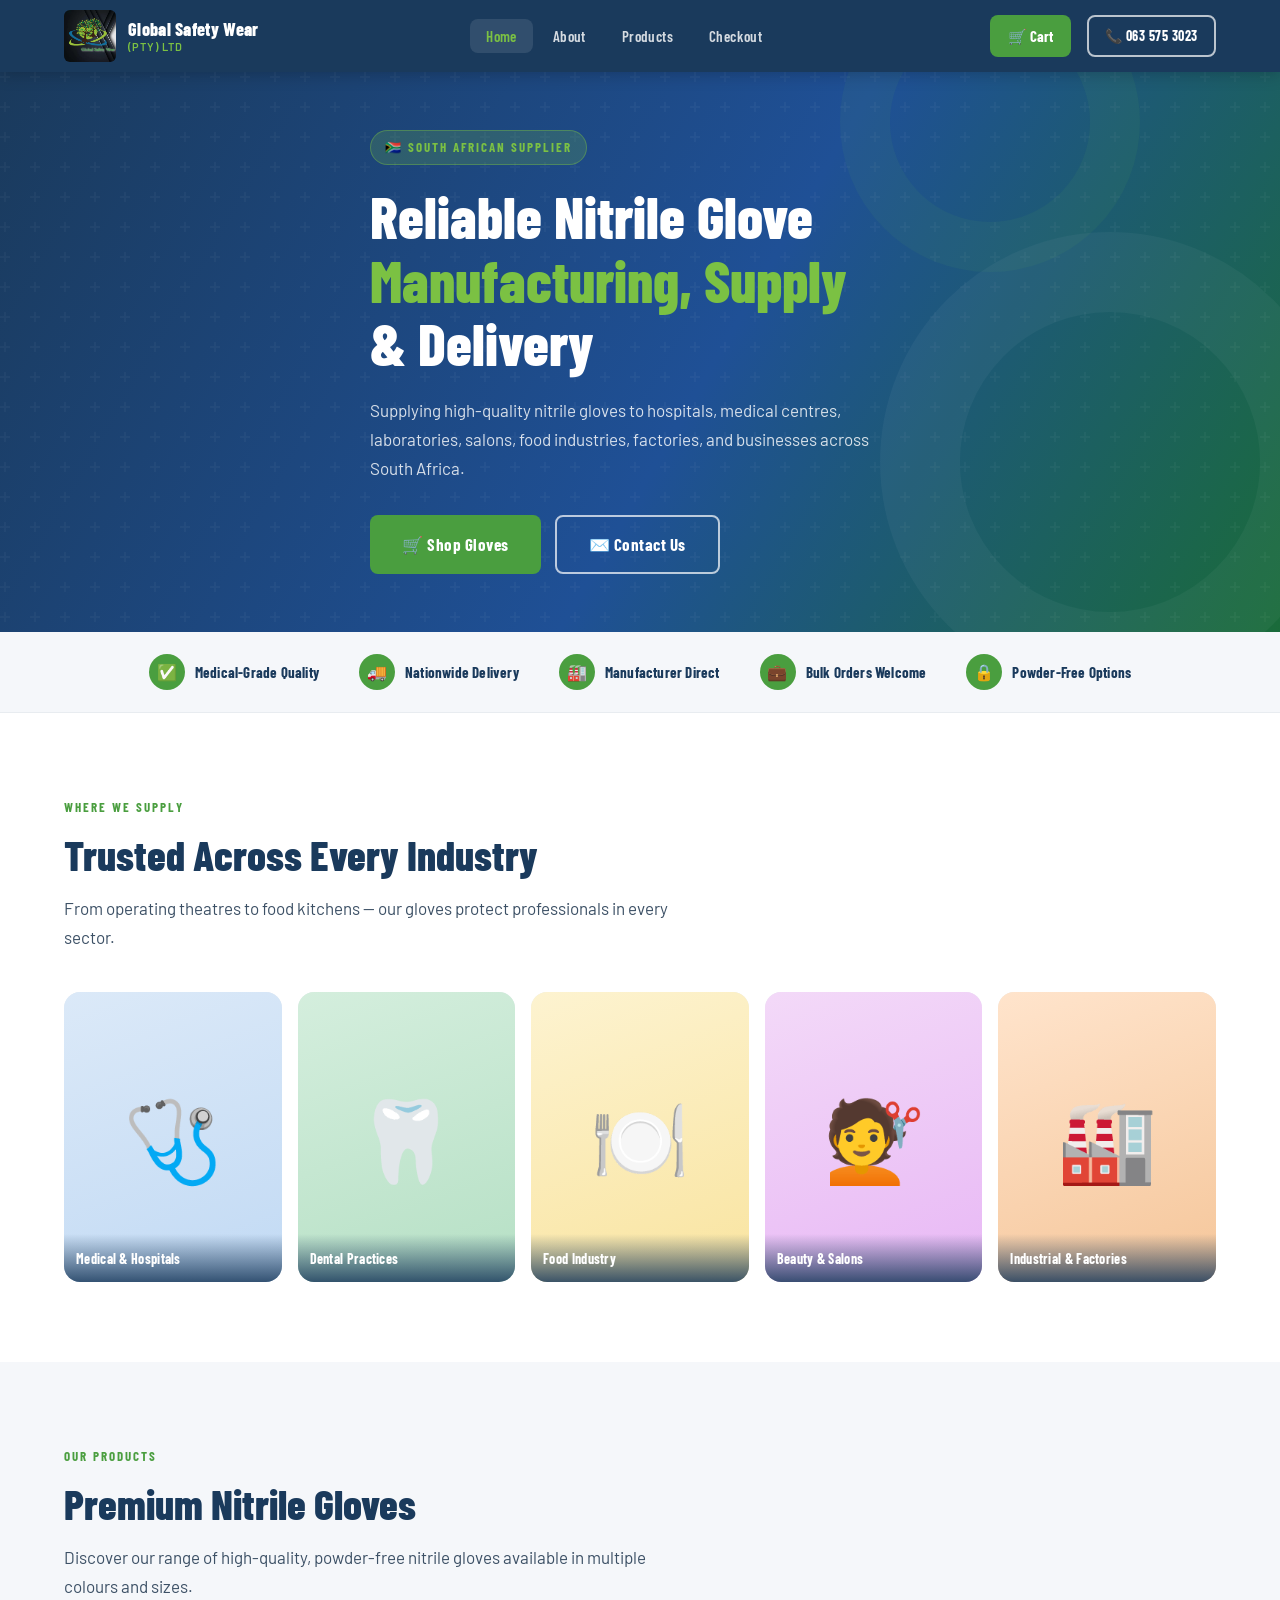
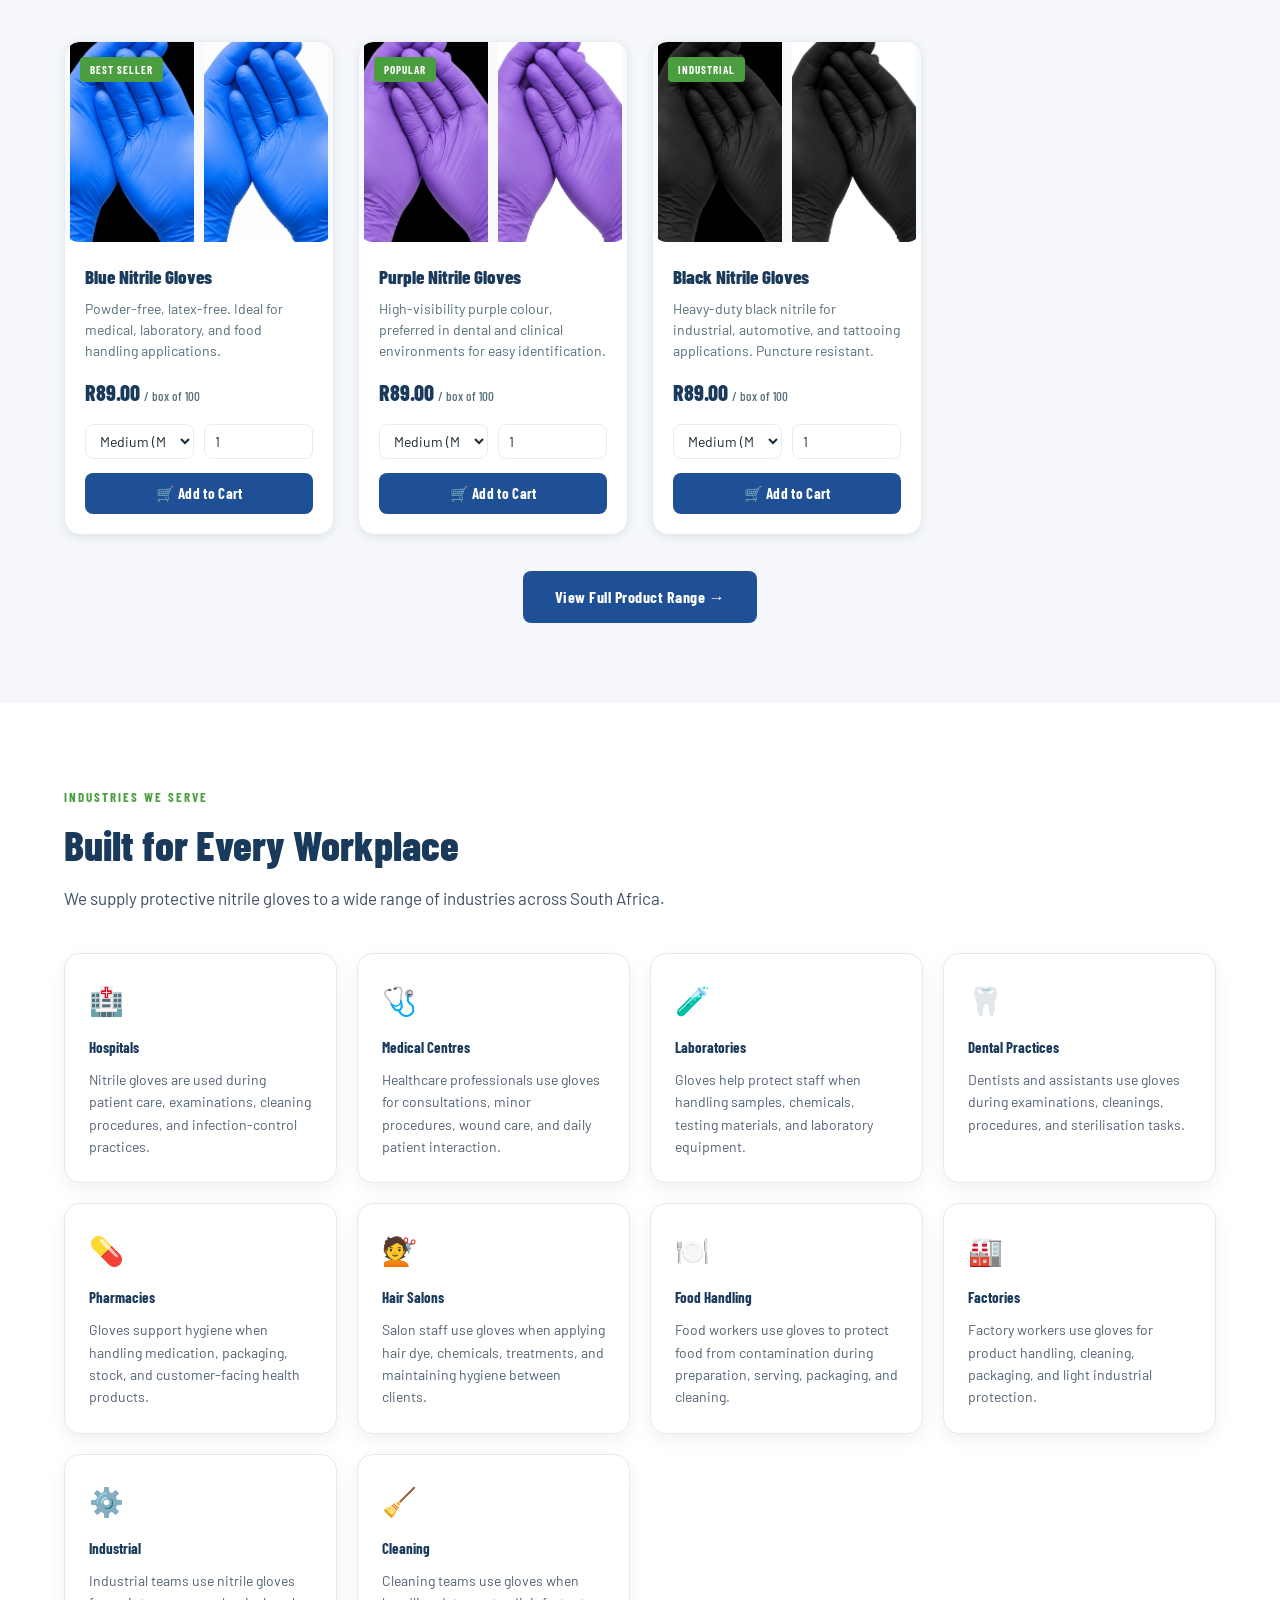
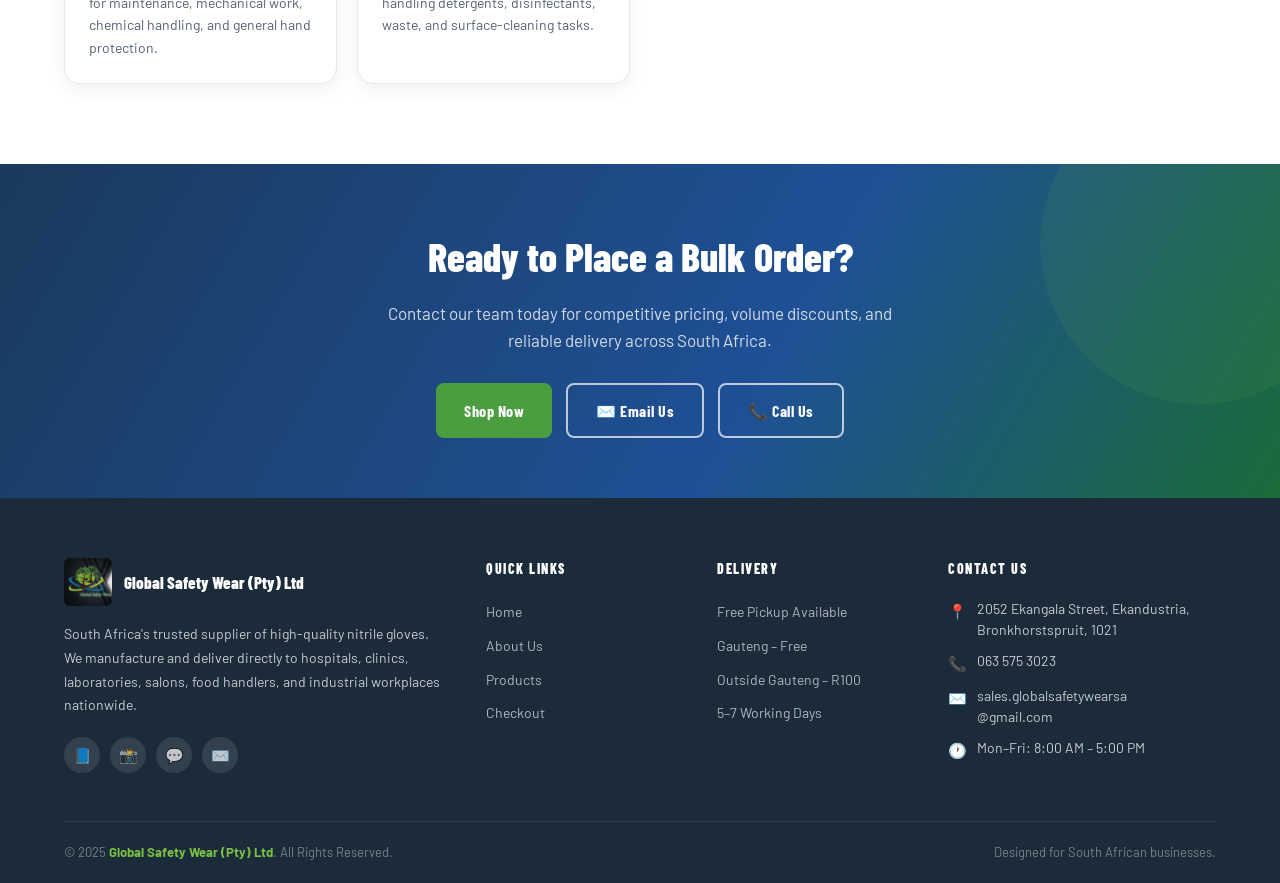
<file: index.html>
<!DOCTYPE html>
<html lang="en">
<head>
  <meta charset="UTF-8" />
  <meta name="viewport" content="width=device-width, initial-scale=1.0" />
  <meta name="description" content="Global Safety Wear (Pty) Ltd – Reliable nitrile glove manufacturing, supply and delivery across South Africa." />
  <title>Global Safety Wear (Pty) Ltd | Nitrile Gloves South Africa</title>
  <link rel="stylesheet" href="style.css" />
</head>
<body>

<!-- ==================== NAVIGATION ==================== -->
<nav class="navbar">
  <div class="container nav-inner">
    <a href="index.html" class="nav-logo">
      <img src="logo.jpg" alt="Global Safety Wear Logo" onerror="this.style.display='none'" />
      <div class="nav-logo-text">
        <strong>Global Safety Wear</strong>
        <span>(Pty) Ltd</span>
      </div>
    </a>
    <ul class="nav-links">
      <li><a href="index.html" class="active">Home</a></li>
      <li><a href="about.html">About</a></li>
      <li><a href="products.html">Products</a></li>
      <li><a href="payment.html">Checkout</a></li>
    </ul>
    <div class="nav-right">
      <a href="products.html" class="nav-cart-btn">
        🛒 Cart
        <span class="cart-count" style="display:none;">0</span>
      </a>
      <a href="tel:0635753023" class="btn btn-outline" style="padding:8px 16px;font-size:14px;">📞 063 575 3023</a>
    </div>
    <button class="nav-hamburger" aria-label="Open menu">
      <span></span><span></span><span></span>
    </button>
  </div>
  <nav class="nav-mobile">
    <a href="index.html" class="active">Home</a>
    <a href="about.html">About</a>
    <a href="products.html">Products</a>
    <a href="payment.html">Checkout</a>
    <a href="tel:0635753023">📞 063 575 3023</a>
  </nav>
</nav>

<!-- ==================== HERO ==================== -->
<section class="hero">
  <div class="hero-deco"></div>
  <div class="hero-deco2"></div>
  <div class="container">
    <div class="hero-content">
      <div class="hero-tag">🇿🇦 South African Supplier</div>
      <h1>Reliable Nitrile Glove<br><em>Manufacturing, Supply</em><br>&amp; Delivery</h1>
      <p>Supplying high-quality nitrile gloves to hospitals, medical centres, laboratories, salons, food industries, factories, and businesses across South Africa.</p>
      <div class="hero-btns">
        <a href="products.html" class="btn btn-primary" style="font-size:17px;padding:14px 32px;">🛒 Shop Gloves</a>
        <a href="mailto:sales.globalsafetywearsa@gmail.com" class="btn btn-outline" style="font-size:17px;padding:14px 32px;">✉️ Contact Us</a>
      </div>
    </div>
  </div>
</section>

<!-- ==================== TRUST BAR ==================== -->
<section class="trust-bar">
  <div class="container">
    <div class="trust-items">
      <div class="trust-item">
        <div class="trust-icon">✅</div>
        Medical-Grade Quality
      </div>
      <div class="trust-item">
        <div class="trust-icon">🚚</div>
        Nationwide Delivery
      </div>
      <div class="trust-item">
        <div class="trust-icon">🏭</div>
        Manufacturer Direct
      </div>
      <div class="trust-item">
        <div class="trust-icon">💼</div>
        Bulk Orders Welcome
      </div>
      <div class="trust-item">
        <div class="trust-icon">🔒</div>
        Powder-Free Options
      </div>
    </div>
  </div>
</section>

<!-- ==================== USE-CASE GALLERY ==================== -->
<section class="use-cases section-pad">
  <div class="container">
    <div class="tag">Where We Supply</div>
    <h2 class="section-title">Trusted Across Every Industry</h2>
    <p class="section-sub">From operating theatres to food kitchens — our gloves protect professionals in every sector.</p>
    <div class="gallery-grid">
      <div class="gallery-card medical">
        <div class="gallery-img">🩺</div>
        <div class="gallery-label">Medical &amp; Hospitals</div>
      </div>
      <div class="gallery-card dental">
        <div class="gallery-img">🦷</div>
        <div class="gallery-label">Dental Practices</div>
      </div>
      <div class="gallery-card food">
        <div class="gallery-img">🍽️</div>
        <div class="gallery-label">Food Industry</div>
      </div>
      <div class="gallery-card salon">
        <div class="gallery-img">💇</div>
        <div class="gallery-label">Beauty &amp; Salons</div>
      </div>
      <div class="gallery-card industrial">
        <div class="gallery-img">🏭</div>
        <div class="gallery-label">Industrial &amp; Factories</div>
      </div>
    </div>
  </div>
</section>

<!-- ==================== FEATURED PRODUCTS ==================== -->
<section class="featured-products section-pad">
  <div class="container">
    <div class="tag">Our Products</div>
    <h2 class="section-title">Premium Nitrile Gloves</h2>
    <p class="section-sub">Discover our range of high-quality, powder-free nitrile gloves available in multiple colours and sizes.</p>
    <div class="products-grid">

      <!-- Product 1 -->
      <div class="product-card">
       <div class="product-img multiple-images">
  <img src="images/Blue Gloves B.jpeg" alt="Blue Nitrile Gloves">
  <img src="images/Blue Gloves W.png" alt="Blue Nitrile Gloves">
  <span class="product-badge">Best Seller</span>
</div>
        <div class="product-body">
          <h3>Blue Nitrile Gloves</h3>
          <p>Powder-free, latex-free. Ideal for medical, laboratory, and food handling applications.</p>
          <div class="product-price">R89.00 <span>/ box of 100</span></div>
          <div class="product-controls">
            <select class="size-selector" id="s1-size">
              <option value="S">Small (S)</option>
              <option value="M" selected>Medium (M)</option>
              <option value="L">Large (L)</option>
            </select>
            <input type="number" class="qty-selector" id="s1-qty" value="1" min="1" max="999" />
          </div>
          <button class="btn-add-cart" onclick="addToCart('blue-nitrile','Blue Nitrile Gloves',89,document.getElementById('s1-size').value,parseInt(document.getElementById('s1-qty').value)||1,'🧤')">
            🛒 Add to Cart
          </button>
        </div>
      </div>

      <!-- Product 2 -->
      <div class="product-card">
       <div class="product-img multiple-images">
  <img src="images/Purple Gloves B.jpeg" alt="Purple Nitrile Gloves">
  <img src="images/Purple Gloves W.jpeg" alt="Purple Nitrile Gloves">
  <span class="product-badge">Popular</span>
</div>
        <div class="product-body">
          <h3>Purple Nitrile Gloves</h3>
          <p>High-visibility purple colour, preferred in dental and clinical environments for easy identification.</p>
          <div class="product-price">R89.00 <span>/ box of 100</span></div>
          <div class="product-controls">
            <select class="size-selector" id="s2-size">
              <option value="S">Small (S)</option>
              <option value="M" selected>Medium (M)</option>
              <option value="L">Large (L)</option>
            </select>
            <input type="number" class="qty-selector" id="s2-qty" value="1" min="1" max="999" />
          </div>
          <button class="btn-add-cart" onclick="addToCart('purple-nitrile','Purple Nitrile Gloves',89,document.getElementById('s2-size').value,parseInt(document.getElementById('s2-qty').value)||1,'🟣')">
            🛒 Add to Cart
          </button>
        </div>
      </div>

      <!-- Product 3 -->
      <div class="product-card">
       <div class="product-img multiple-images">
  <img src="images/Black Gloves B.jpeg" alt="Black Nitrile Gloves">
  <img src="images/Black Gloves W.jpeg" alt="Black Nitrile Gloves">
  <span class="product-badge">Industrial</span>
</div>
        <div class="product-body">
          <h3>Black Nitrile Gloves</h3>
          <p>Heavy-duty black nitrile for industrial, automotive, and tattooing applications. Puncture resistant.</p>
          <div class="product-price">R89.00 <span>/ box of 100</span></div>
          <div class="product-controls">
            <select class="size-selector" id="s3-size">
              <option value="S">Small (S)</option>
              <option value="M" selected>Medium (M)</option>
              <option value="L">Large (L)</option>
            </select>
            <input type="number" class="qty-selector" id="s3-qty" value="1" min="1" max="999" />
          </div>
          <button class="btn-add-cart" onclick="addToCart('black-nitrile','Black Nitrile Gloves',89,document.getElementById('s3-size').value,parseInt(document.getElementById('s3-qty').value)||1,'⚫')">
            🛒 Add to Cart
          </button>
        </div>
      </div>

    </div>
    <div style="text-align:center;margin-top:36px;">
      <a href="products.html" class="btn btn-blue" style="font-size:16px;padding:13px 32px;">View Full Product Range →</a>
    </div>
  </div>
</section>

<!-- ==================== INDUSTRIES ==================== -->
<section class="industries section-pad">
  <div class="container">
    <div class="tag">Industries We Serve</div>
    <h2 class="section-title">Built for Every Workplace</h2>
    <p class="section-sub">We supply protective nitrile gloves to a wide range of industries across South Africa.</p>
  <div class="industries-grid industry-info-grid">

  <div class="industry-card industry-info-card">
    <span class="industry-icon">🏥</span>
    <h4>Hospitals</h4>
    <p>Nitrile gloves are used during patient care, examinations, cleaning procedures, and infection-control practices.</p>
  </div>

  <div class="industry-card industry-info-card">
    <span class="industry-icon">🩺</span>
    <h4>Medical Centres</h4>
    <p>Healthcare professionals use gloves for consultations, minor procedures, wound care, and daily patient interaction.</p>
  </div>

  <div class="industry-card industry-info-card">
    <span class="industry-icon">🧪</span>
    <h4>Laboratories</h4>
    <p>Gloves help protect staff when handling samples, chemicals, testing materials, and laboratory equipment.</p>
  </div>

  <div class="industry-card industry-info-card">
    <span class="industry-icon">🦷</span>
    <h4>Dental Practices</h4>
    <p>Dentists and assistants use gloves during examinations, cleanings, procedures, and sterilisation tasks.</p>
  </div>

  <div class="industry-card industry-info-card">
    <span class="industry-icon">💊</span>
    <h4>Pharmacies</h4>
    <p>Gloves support hygiene when handling medication, packaging, stock, and customer-facing health products.</p>
  </div>

  <div class="industry-card industry-info-card">
    <span class="industry-icon">💇</span>
    <h4>Hair Salons</h4>
    <p>Salon staff use gloves when applying hair dye, chemicals, treatments, and maintaining hygiene between clients.</p>
  </div>

  <div class="industry-card industry-info-card">
    <span class="industry-icon">🍽️</span>
    <h4>Food Handling</h4>
    <p>Food workers use gloves to protect food from contamination during preparation, serving, packaging, and cleaning.</p>
  </div>

  <div class="industry-card industry-info-card">
    <span class="industry-icon">🏭</span>
    <h4>Factories</h4>
    <p>Factory workers use gloves for product handling, cleaning, packaging, and light industrial protection.</p>
  </div>

  <div class="industry-card industry-info-card">
    <span class="industry-icon">⚙️</span>
    <h4>Industrial</h4>
    <p>Industrial teams use nitrile gloves for maintenance, mechanical work, chemical handling, and general hand protection.</p>
  </div>

  <div class="industry-card industry-info-card">
    <span class="industry-icon">🧹</span>
    <h4>Cleaning</h4>
    <p>Cleaning teams use gloves when handling detergents, disinfectants, waste, and surface-cleaning tasks.</p>
  </div>

</div>
  </div>
</section>

<!-- ==================== CTA BANNER ==================== -->
<section class="cta-banner">
  <div class="container">
    <h2>Ready to Place a Bulk Order?</h2>
    <p>Contact our team today for competitive pricing, volume discounts, and reliable delivery across South Africa.</p>
    <div class="cta-btns">
      <a href="products.html" class="btn btn-primary" style="font-size:16px;padding:13px 28px;">Shop Now</a>
      <a href="mailto:sales.globalsafetywearsa@gmail.com" class="btn btn-outline" style="font-size:16px;padding:13px 28px;">✉️ Email Us</a>
      <a href="tel:0635753023" class="btn btn-outline" style="font-size:16px;padding:13px 28px;">📞 Call Us</a>
    </div>
  </div>
</section>

<!-- ==================== FOOTER ==================== -->
<footer class="footer">
  <div class="container">
    <div class="footer-grid">
      <!-- Brand -->
      <div>
        <div class="footer-logo">
          <img src="logo.jpg" alt="Global Safety Wear Logo" onerror="this.style.display='none'" />
          <strong>Global Safety Wear (Pty) Ltd</strong>
        </div>
        <p class="footer-about">South Africa's trusted supplier of high-quality nitrile gloves. We manufacture and deliver directly to hospitals, clinics, laboratories, salons, food handlers, and industrial workplaces nationwide.</p>
        <div class="footer-social">
          <a href="#" class="social-icon" title="Facebook">📘</a>
          <a href="#" class="social-icon" title="Instagram">📸</a>
          <a href="#" class="social-icon" title="WhatsApp">💬</a>
          <a href="mailto:sales.globalsafetywearsa@gmail.com" class="social-icon" title="Email">✉️</a>
        </div>
      </div>
      <!-- Quick Links -->
      <div class="footer-col">
        <h5>Quick Links</h5>
        <ul>
          <li><a href="index.html">Home</a></li>
          <li><a href="about.html">About Us</a></li>
          <li><a href="products.html">Products</a></li>
          <li><a href="payment.html">Checkout</a></li>
        </ul>
      </div>
      <!-- Delivery -->
      <div class="footer-col">
        <h5>Delivery</h5>
        <ul>
          <li><a href="#">Free Pickup Available</a></li>
          <li><a href="#">Gauteng – Free</a></li>
          <li><a href="#">Outside Gauteng – R100</a></li>
          <li><a href="#">5–7 Working Days</a></li>
        </ul>
      </div>
      <!-- Contact -->
      <div class="footer-col">
        <h5>Contact Us</h5>
        <div class="footer-contact-item">
          <span class="ico">📍</span>
          <span>2052 Ekangala Street, Ekandustria, Bronkhorstspruit, 1021</span>
        </div>
        <div class="footer-contact-item">
          <span class="ico">📞</span>
          <a href="tel:0635753023">063 575 3023</a>
        </div>
        <div class="footer-contact-item">
          <span class="ico">✉️</span>
          <a href="mailto:sales.globalsafetywearsa@gmail.com">sales.globalsafetywearsa<br>@gmail.com</a>
        </div>
        <div class="footer-contact-item">
          <span class="ico">🕐</span>
          <span>Mon–Fri: 8:00 AM – 5:00 PM</span>
        </div>
      </div>
    </div>
    <div class="footer-bottom">
      <span>&copy; 2025 <strong>Global Safety Wear (Pty) Ltd</strong>. All Rights Reserved.</span>
      <span>Designed for South African businesses.</span>
    </div>
  </div>
</footer>

<script src="script.js"></script>
</body>
</html>
</file>
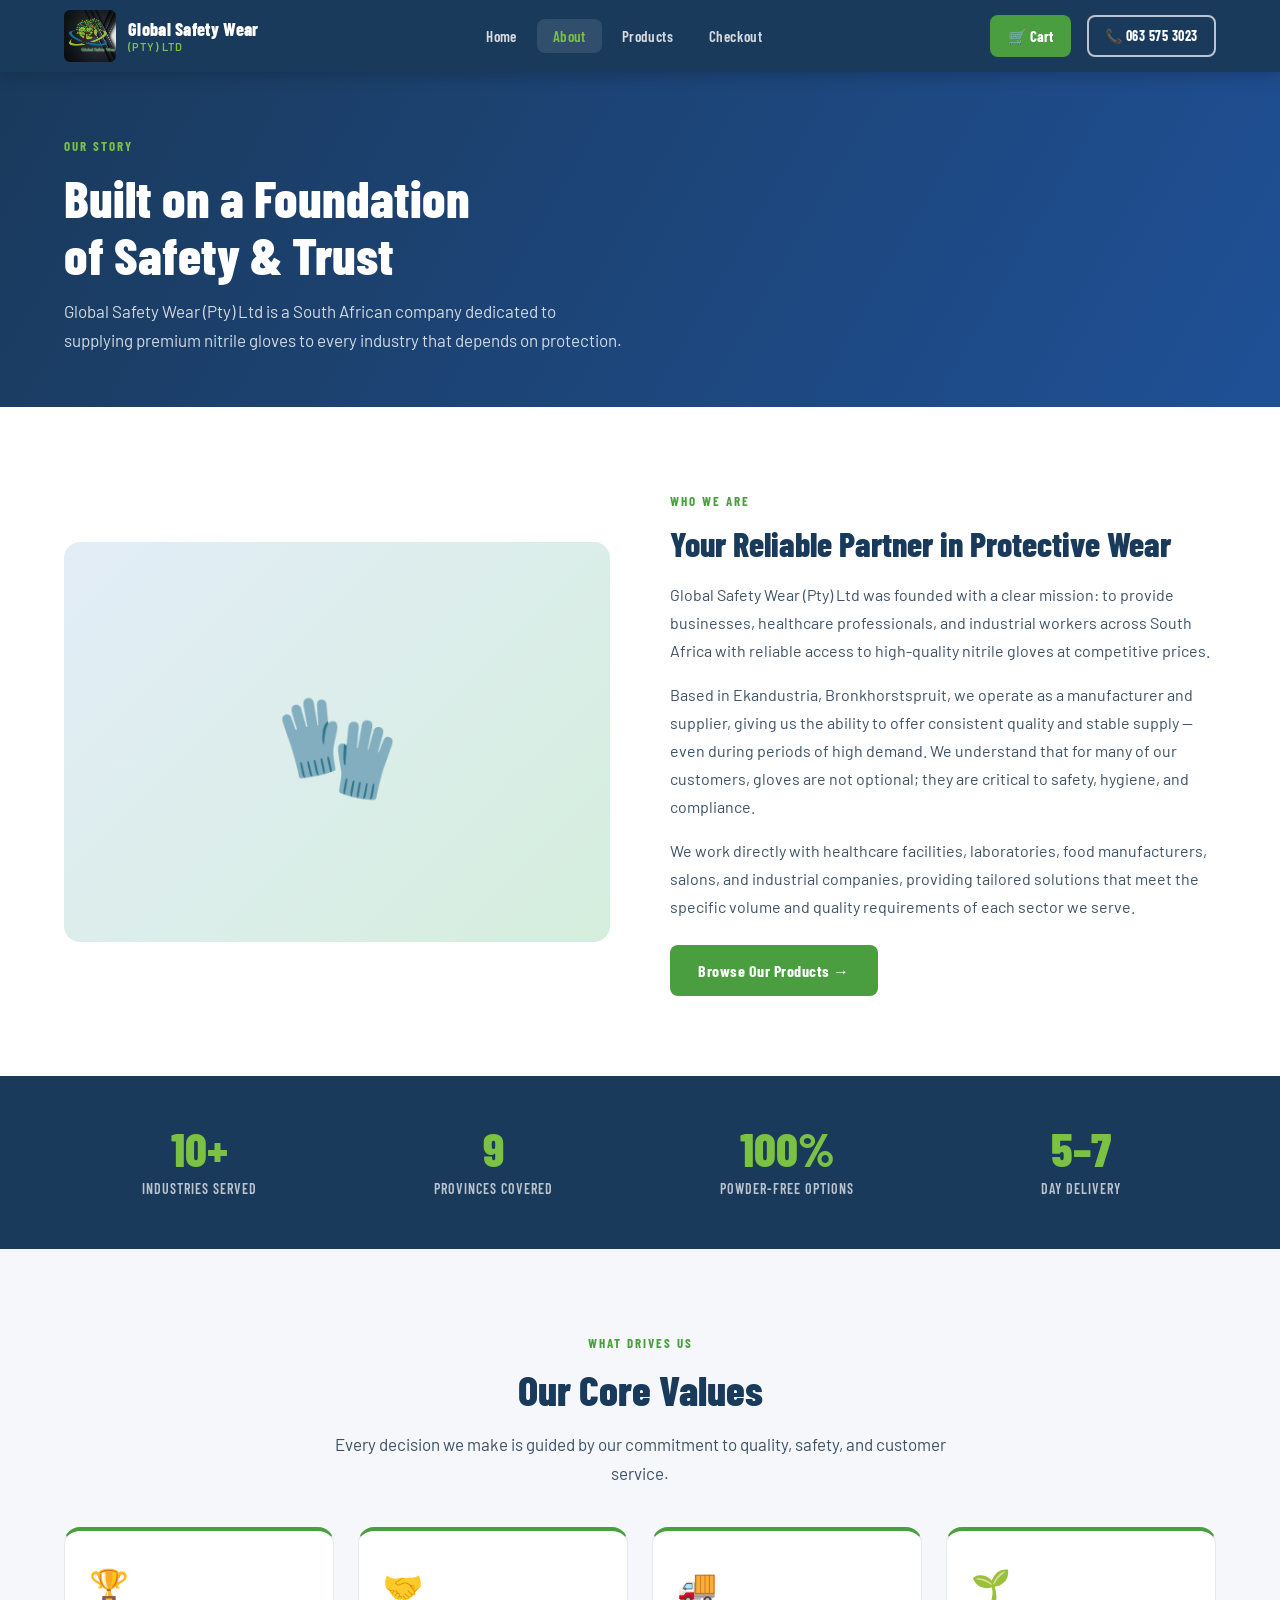
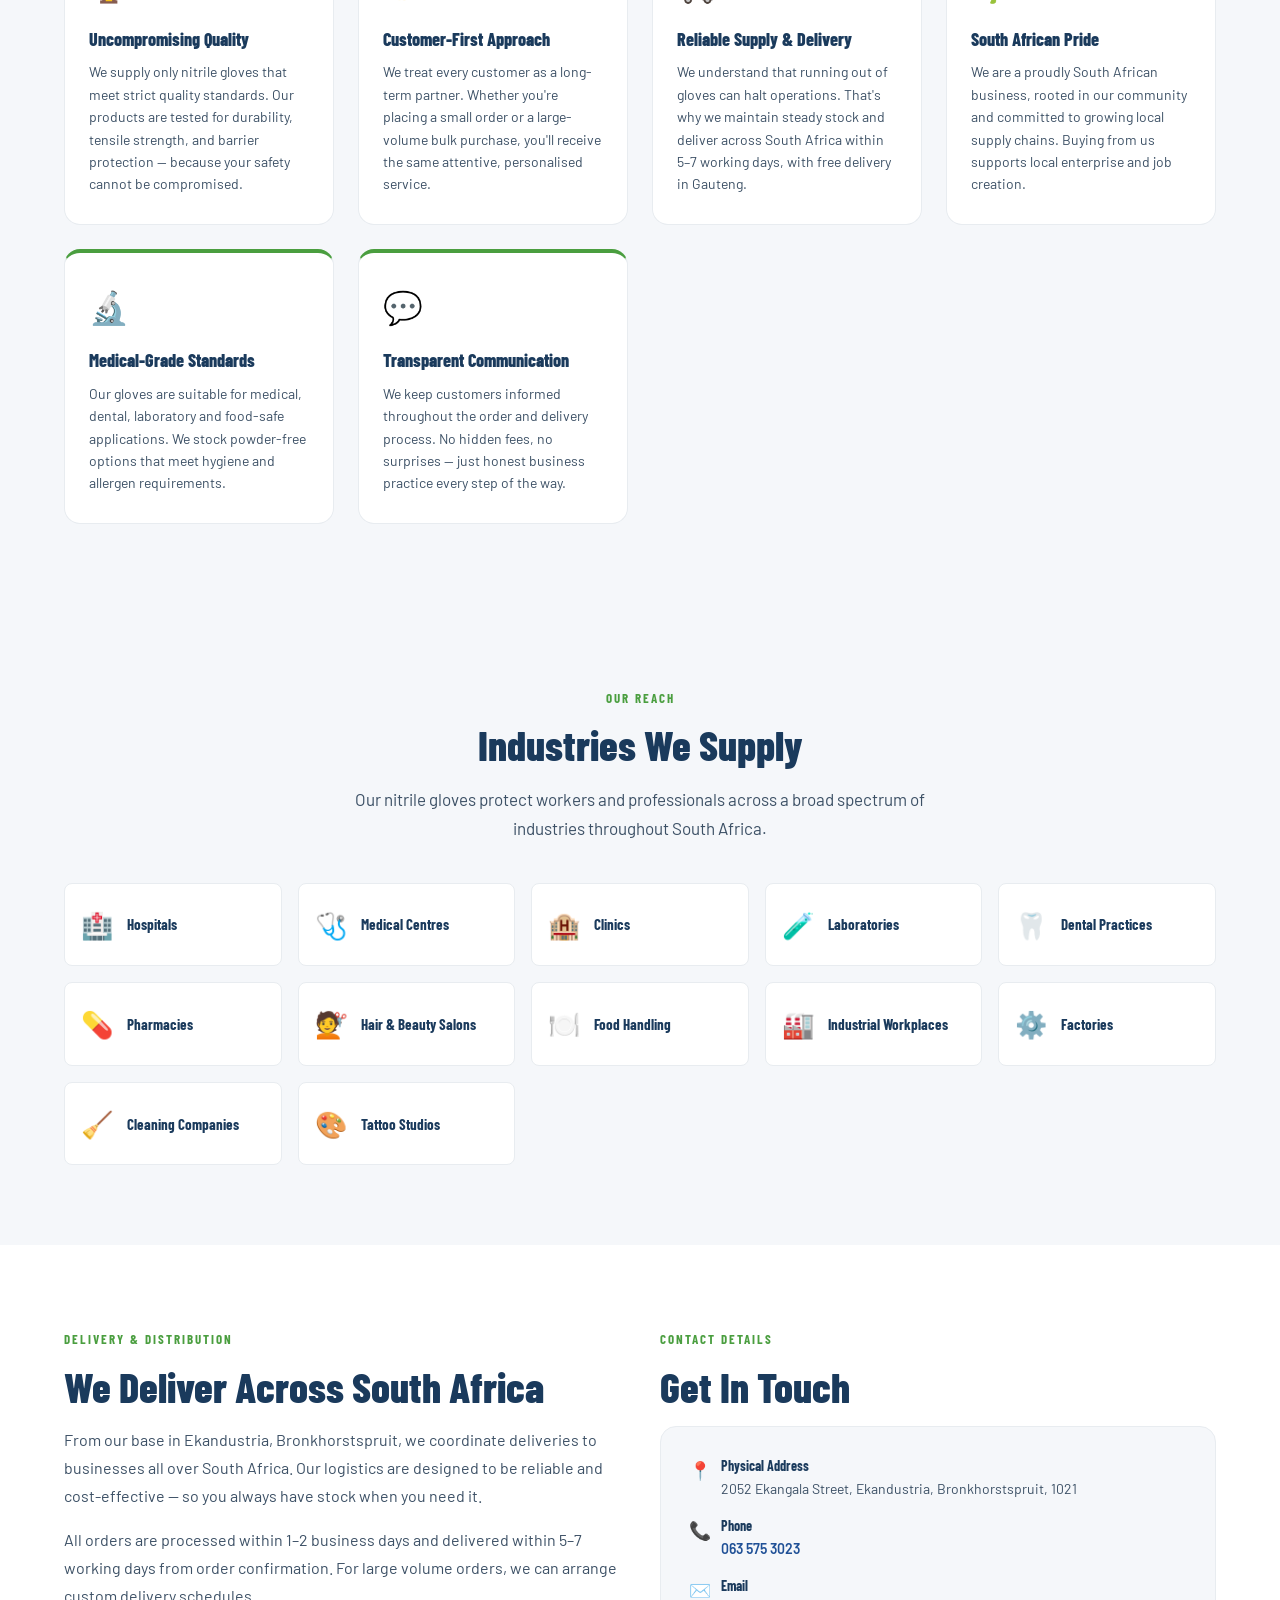
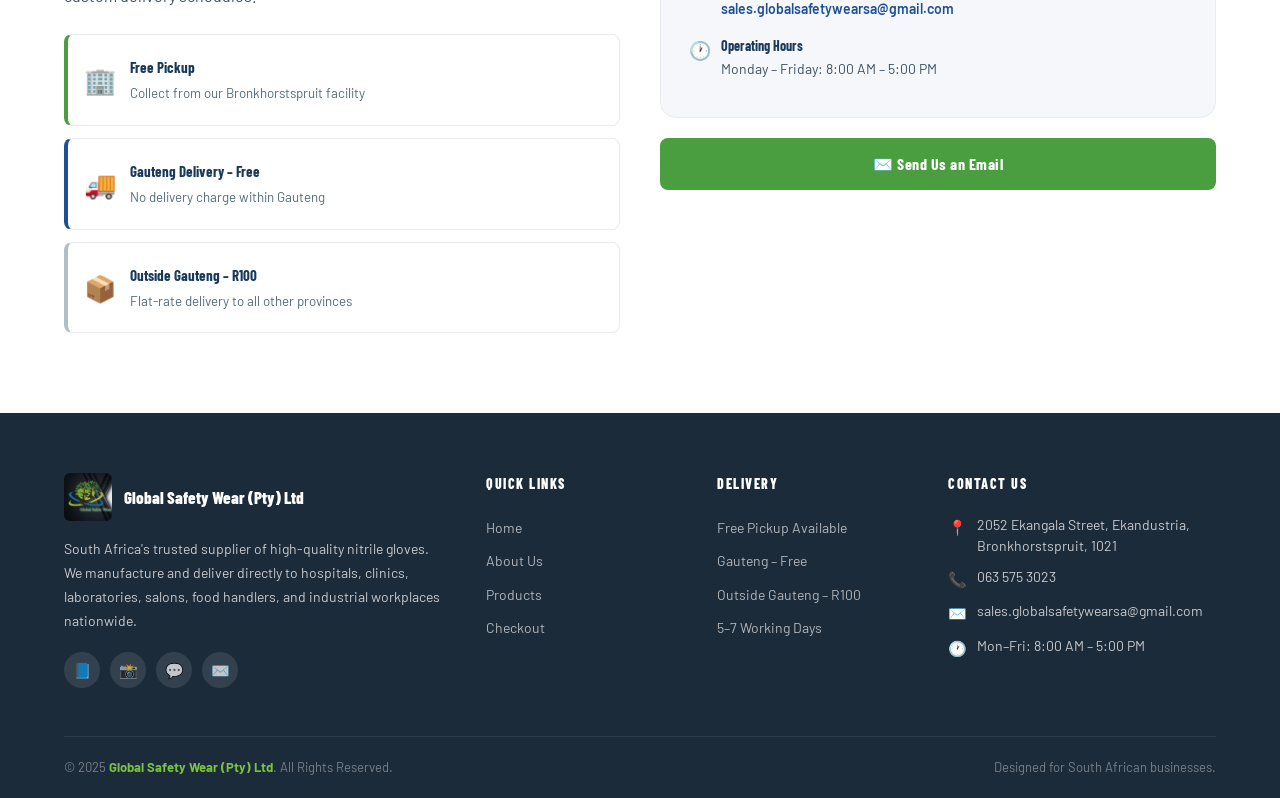
<file: about.html>
<!DOCTYPE html>
<html lang="en">
<head>
  <meta charset="UTF-8" />
  <meta name="viewport" content="width=device-width, initial-scale=1.0" />
  <meta name="description" content="About Global Safety Wear (Pty) Ltd – South Africa's trusted nitrile glove supplier committed to quality and safety." />
  <title>About Us | Global Safety Wear (Pty) Ltd</title>
  <link rel="stylesheet" href="style.css" />
</head>
<body>

<!-- ==================== NAVIGATION ==================== -->
<nav class="navbar">
  <div class="container nav-inner">
    <a href="index.html" class="nav-logo">
      <img src="logo.jpg" alt="Global Safety Wear Logo" onerror="this.style.display='none'" />
      <div class="nav-logo-text">
        <strong>Global Safety Wear</strong>
        <span>(Pty) Ltd</span>
      </div>
    </a>
    <ul class="nav-links">
      <li><a href="index.html">Home</a></li>
      <li><a href="about.html" class="active">About</a></li>
      <li><a href="products.html">Products</a></li>
      <li><a href="payment.html">Checkout</a></li>
    </ul>
    <div class="nav-right">
      <a href="products.html" class="nav-cart-btn">
        🛒 Cart
        <span class="cart-count" style="display:none;">0</span>
      </a>
      <a href="tel:0635753023" class="btn btn-outline" style="padding:8px 16px;font-size:14px;">📞 063 575 3023</a>
    </div>
    <button class="nav-hamburger" aria-label="Open menu">
      <span></span><span></span><span></span>
    </button>
  </div>
  <nav class="nav-mobile">
    <a href="index.html">Home</a>
    <a href="about.html" class="active">About</a>
    <a href="products.html">Products</a>
    <a href="payment.html">Checkout</a>
    <a href="tel:0635753023">📞 063 575 3023</a>
  </nav>
</nav>

<!-- ==================== PAGE HERO ==================== -->
<section class="page-hero">
  <div class="container">
    <div class="tag">Our Story</div>
    <h1>Built on a Foundation<br>of Safety &amp; Trust</h1>
    <p>Global Safety Wear (Pty) Ltd is a South African company dedicated to supplying premium nitrile gloves to every industry that depends on protection.</p>
  </div>
</section>

<!-- ==================== ABOUT INTRO ==================== -->
<section class="about-intro section-pad">
  <div class="container">
    <div class="about-grid">
      <div class="about-visual">🧤</div>
      <div class="about-text">
        <div class="tag">Who We Are</div>
        <h2>Your Reliable Partner in Protective Wear</h2>
        <p>Global Safety Wear (Pty) Ltd was founded with a clear mission: to provide businesses, healthcare professionals, and industrial workers across South Africa with reliable access to high-quality nitrile gloves at competitive prices.</p>
        <p>Based in Ekandustria, Bronkhorstspruit, we operate as a manufacturer and supplier, giving us the ability to offer consistent quality and stable supply — even during periods of high demand. We understand that for many of our customers, gloves are not optional; they are critical to safety, hygiene, and compliance.</p>
        <p>We work directly with healthcare facilities, laboratories, food manufacturers, salons, and industrial companies, providing tailored solutions that meet the specific volume and quality requirements of each sector we serve.</p>
        <a href="products.html" class="btn btn-primary" style="margin-top:8px;">Browse Our Products →</a>
      </div>
    </div>
  </div>
</section>

<!-- ==================== STATS ==================== -->
<section class="stats-bar">
  <div class="container">
    <div class="stats-grid">
      <div class="stat-item">
        <div class="stat-num">10+</div>
        <div class="stat-label">Industries Served</div>
      </div>
      <div class="stat-item">
        <div class="stat-num">9</div>
        <div class="stat-label">Provinces Covered</div>
      </div>
      <div class="stat-item">
        <div class="stat-num">100%</div>
        <div class="stat-label">Powder-Free Options</div>
      </div>
      <div class="stat-item">
        <div class="stat-num">5–7</div>
        <div class="stat-label">Day Delivery</div>
      </div>
    </div>
  </div>
</section>

<!-- ==================== VALUES ==================== -->
<section class="section-pad" style="background:var(--off-white);">
  <div class="container">
    <div class="text-center">
      <div class="tag">What Drives Us</div>
      <h2 class="section-title">Our Core Values</h2>
      <p class="section-sub">Every decision we make is guided by our commitment to quality, safety, and customer service.</p>
    </div>
    <div class="values-grid">
      <div class="value-card">
        <div class="value-icon">🏆</div>
        <h4>Uncompromising Quality</h4>
        <p>We supply only nitrile gloves that meet strict quality standards. Our products are tested for durability, tensile strength, and barrier protection — because your safety cannot be compromised.</p>
      </div>
      <div class="value-card">
        <div class="value-icon">🤝</div>
        <h4>Customer-First Approach</h4>
        <p>We treat every customer as a long-term partner. Whether you're placing a small order or a large-volume bulk purchase, you'll receive the same attentive, personalised service.</p>
      </div>
      <div class="value-card">
        <div class="value-icon">🚚</div>
        <h4>Reliable Supply &amp; Delivery</h4>
        <p>We understand that running out of gloves can halt operations. That's why we maintain steady stock and deliver across South Africa within 5–7 working days, with free delivery in Gauteng.</p>
      </div>
      <div class="value-card">
        <div class="value-icon">🌱</div>
        <h4>South African Pride</h4>
        <p>We are a proudly South African business, rooted in our community and committed to growing local supply chains. Buying from us supports local enterprise and job creation.</p>
      </div>
      <div class="value-card">
        <div class="value-icon">🔬</div>
        <h4>Medical-Grade Standards</h4>
        <p>Our gloves are suitable for medical, dental, laboratory and food-safe applications. We stock powder-free options that meet hygiene and allergen requirements.</p>
      </div>
      <div class="value-card">
        <div class="value-icon">💬</div>
        <h4>Transparent Communication</h4>
        <p>We keep customers informed throughout the order and delivery process. No hidden fees, no surprises — just honest business practice every step of the way.</p>
      </div>
    </div>
  </div>
</section>

<!-- ==================== INDUSTRIES FULL ==================== -->
<section class="industries-full section-pad">
  <div class="container">
    <div class="text-center">
      <div class="tag">Our Reach</div>
      <h2 class="section-title">Industries We Supply</h2>
      <p class="section-sub">Our nitrile gloves protect workers and professionals across a broad spectrum of industries throughout South Africa.</p>
    </div>
    <div class="ind-full-grid">
      <div class="ind-full-card"><span class="ico">🏥</span><span>Hospitals</span></div>
      <div class="ind-full-card"><span class="ico">🩺</span><span>Medical Centres</span></div>
      <div class="ind-full-card"><span class="ico">🏨</span><span>Clinics</span></div>
      <div class="ind-full-card"><span class="ico">🧪</span><span>Laboratories</span></div>
      <div class="ind-full-card"><span class="ico">🦷</span><span>Dental Practices</span></div>
      <div class="ind-full-card"><span class="ico">💊</span><span>Pharmacies</span></div>
      <div class="ind-full-card"><span class="ico">💇</span><span>Hair &amp; Beauty Salons</span></div>
      <div class="ind-full-card"><span class="ico">🍽️</span><span>Food Handling</span></div>
      <div class="ind-full-card"><span class="ico">🏭</span><span>Industrial Workplaces</span></div>
      <div class="ind-full-card"><span class="ico">⚙️</span><span>Factories</span></div>
      <div class="ind-full-card"><span class="ico">🧹</span><span>Cleaning Companies</span></div>
      <div class="ind-full-card"><span class="ico">🎨</span><span>Tattoo Studios</span></div>
    </div>
  </div>
</section>

<!-- ==================== DELIVERY INFO ==================== -->
<section class="section-pad" style="background:var(--white);">
  <div class="container">
    <div class="about-grid" style="align-items:start;gap:40px;">
      <div>
        <div class="tag">Delivery &amp; Distribution</div>
        <h2 class="section-title">We Deliver Across South Africa</h2>
        <p style="font-size:16px;line-height:1.75;color:var(--text-body);margin-bottom:16px;">From our base in Ekandustria, Bronkhorstspruit, we coordinate deliveries to businesses all over South Africa. Our logistics are designed to be reliable and cost-effective — so you always have stock when you need it.</p>
        <p style="font-size:16px;line-height:1.75;color:var(--text-body);margin-bottom:24px;">All orders are processed within 1–2 business days and delivered within 5–7 working days from order confirmation. For large volume orders, we can arrange custom delivery schedules.</p>
        <div style="display:flex;flex-direction:column;gap:12px;">
          <div class="ind-full-card" style="border-left:4px solid var(--green-mid);">
            <span class="ico">🏢</span>
            <div>
              <strong style="font-family:var(--font-head);font-size:15px;color:var(--blue-dark);display:block;">Free Pickup</strong>
              <small style="color:var(--grey-dark);">Collect from our Bronkhorstspruit facility</small>
            </div>
          </div>
          <div class="ind-full-card" style="border-left:4px solid var(--blue-mid);">
            <span class="ico">🚚</span>
            <div>
              <strong style="font-family:var(--font-head);font-size:15px;color:var(--blue-dark);display:block;">Gauteng Delivery – Free</strong>
              <small style="color:var(--grey-dark);">No delivery charge within Gauteng</small>
            </div>
          </div>
          <div class="ind-full-card" style="border-left:4px solid var(--grey-mid);">
            <span class="ico">📦</span>
            <div>
              <strong style="font-family:var(--font-head);font-size:15px;color:var(--blue-dark);display:block;">Outside Gauteng – R100</strong>
              <small style="color:var(--grey-dark);">Flat-rate delivery to all other provinces</small>
            </div>
          </div>
        </div>
      </div>
      <div>
        <div class="tag">Contact Details</div>
        <h2 class="section-title">Get In Touch</h2>
        <div style="background:var(--off-white);border:1px solid var(--grey-light);border-radius:var(--radius-lg);padding:28px;">
          <div class="footer-contact-item" style="margin-bottom:16px;">
            <span class="ico" style="color:var(--green-mid);font-size:18px;">📍</span>
            <div>
              <strong style="font-family:var(--font-head);font-size:14px;color:var(--blue-dark);display:block;margin-bottom:2px;">Physical Address</strong>
              2052 Ekangala Street, Ekandustria, Bronkhorstspruit, 1021
            </div>
          </div>
          <div class="footer-contact-item" style="margin-bottom:16px;">
            <span class="ico" style="color:var(--green-mid);font-size:18px;">📞</span>
            <div>
              <strong style="font-family:var(--font-head);font-size:14px;color:var(--blue-dark);display:block;margin-bottom:2px;">Phone</strong>
              <a href="tel:0635753023" style="color:var(--blue-mid);font-weight:600;">063 575 3023</a>
            </div>
          </div>
          <div class="footer-contact-item" style="margin-bottom:16px;">
            <span class="ico" style="color:var(--green-mid);font-size:18px;">✉️</span>
            <div>
              <strong style="font-family:var(--font-head);font-size:14px;color:var(--blue-dark);display:block;margin-bottom:2px;">Email</strong>
              <a href="mailto:sales.globalsafetywearsa@gmail.com" style="color:var(--blue-mid);font-weight:600;">sales.globalsafetywearsa@gmail.com</a>
            </div>
          </div>
          <div class="footer-contact-item">
            <span class="ico" style="color:var(--green-mid);font-size:18px;">🕐</span>
            <div>
              <strong style="font-family:var(--font-head);font-size:14px;color:var(--blue-dark);display:block;margin-bottom:2px;">Operating Hours</strong>
              Monday – Friday: 8:00 AM – 5:00 PM
            </div>
          </div>
        </div>
        <a href="mailto:sales.globalsafetywearsa@gmail.com" class="btn btn-primary" style="margin-top:20px;width:100%;justify-content:center;">✉️ Send Us an Email</a>
      </div>
    </div>
  </div>
</section>

<!-- ==================== FOOTER ==================== -->
<footer class="footer">
  <div class="container">
    <div class="footer-grid">
      <div>
        <div class="footer-logo">
          <img src="logo.jpg" alt="Global Safety Wear Logo" onerror="this.style.display='none'" />
          <strong>Global Safety Wear (Pty) Ltd</strong>
        </div>
        <p class="footer-about">South Africa's trusted supplier of high-quality nitrile gloves. We manufacture and deliver directly to hospitals, clinics, laboratories, salons, food handlers, and industrial workplaces nationwide.</p>
        <div class="footer-social">
          <a href="#" class="social-icon">📘</a>
          <a href="#" class="social-icon">📸</a>
          <a href="#" class="social-icon">💬</a>
          <a href="mailto:sales.globalsafetywearsa@gmail.com" class="social-icon">✉️</a>
        </div>
      </div>
      <div class="footer-col">
        <h5>Quick Links</h5>
        <ul>
          <li><a href="index.html">Home</a></li>
          <li><a href="about.html">About Us</a></li>
          <li><a href="products.html">Products</a></li>
          <li><a href="payment.html">Checkout</a></li>
        </ul>
      </div>
      <div class="footer-col">
        <h5>Delivery</h5>
        <ul>
          <li><a href="#">Free Pickup Available</a></li>
          <li><a href="#">Gauteng – Free</a></li>
          <li><a href="#">Outside Gauteng – R100</a></li>
          <li><a href="#">5–7 Working Days</a></li>
        </ul>
      </div>
      <div class="footer-col">
        <h5>Contact Us</h5>
        <div class="footer-contact-item">
          <span class="ico">📍</span>
          <span>2052 Ekangala Street, Ekandustria, Bronkhorstspruit, 1021</span>
        </div>
        <div class="footer-contact-item">
          <span class="ico">📞</span>
          <a href="tel:0635753023">063 575 3023</a>
        </div>
        <div class="footer-contact-item">
          <span class="ico">✉️</span>
          <a href="mailto:sales.globalsafetywearsa@gmail.com">sales.globalsafetywearsa@gmail.com</a>
        </div>
        <div class="footer-contact-item">
          <span class="ico">🕐</span>
          <span>Mon–Fri: 8:00 AM – 5:00 PM</span>
        </div>
      </div>
    </div>
    <div class="footer-bottom">
      <span>&copy; 2025 <strong>Global Safety Wear (Pty) Ltd</strong>. All Rights Reserved.</span>
      <span>Designed for South African businesses.</span>
    </div>
  </div>
</footer>

<script src="script.js"></script>
</body>
</html>
</file>
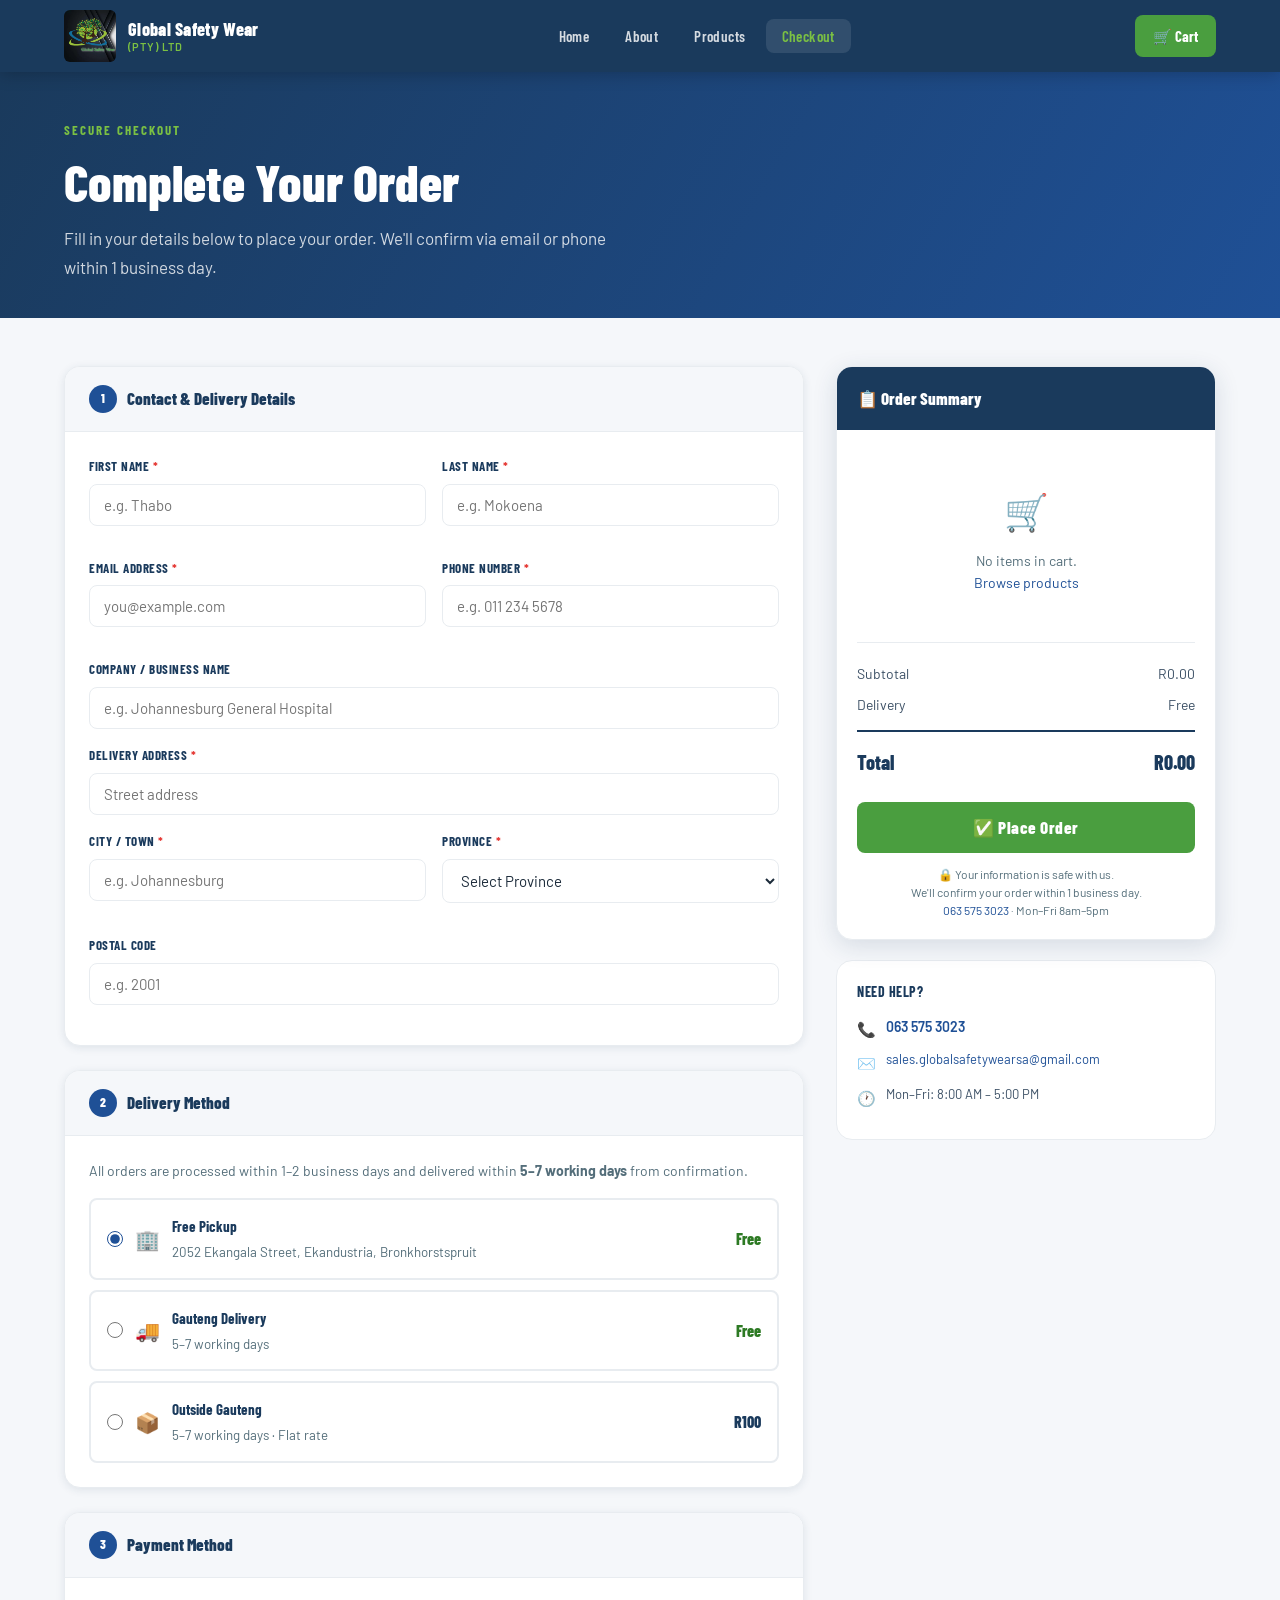
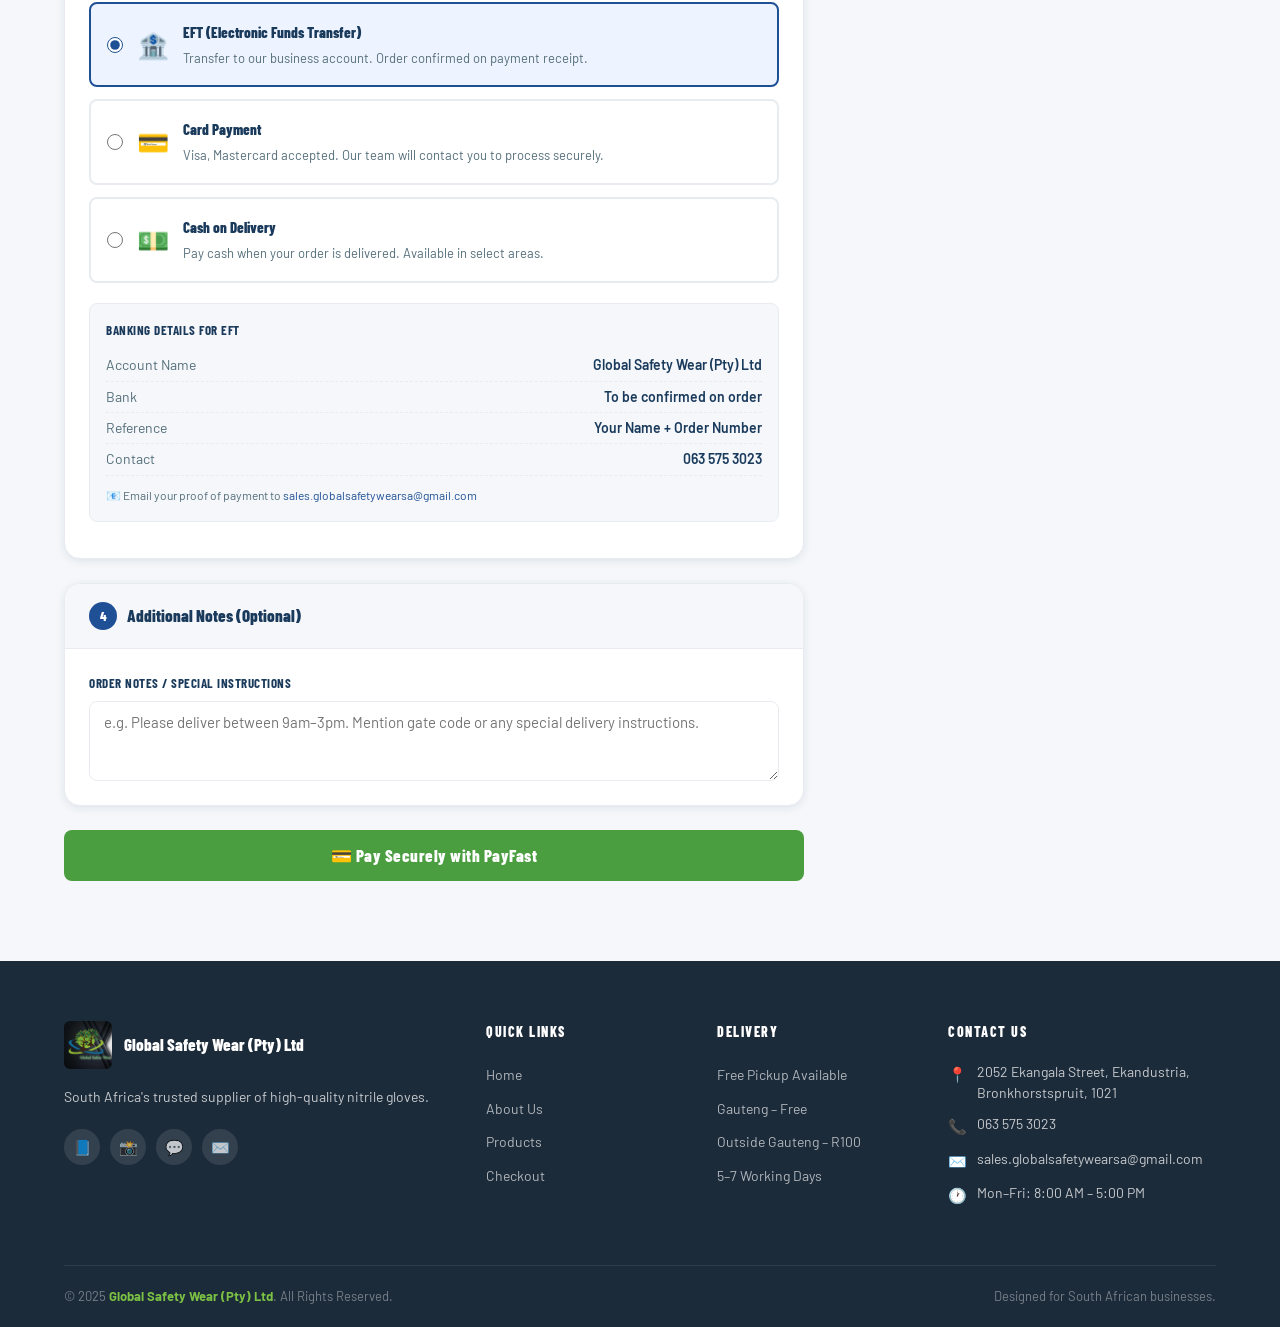
<file: payment.html>
<!DOCTYPE html>
<html lang="en">
<head>
  <meta charset="UTF-8" />
  <meta name="viewport" content="width=device-width, initial-scale=1.0" />
  <meta name="description" content="Checkout – Global Safety Wear (Pty) Ltd. Secure payment via EFT, Card, or Cash on Delivery." />
  <title>Checkout | Global Safety Wear (Pty) Ltd</title>
  <link rel="stylesheet" href="style.css" />
</head>
<body>

<!-- ==================== NAVIGATION ==================== -->
<nav class="navbar">
  <div class="container nav-inner">
    <a href="index.html" class="nav-logo">
      <img src="logo.jpg" alt="Global Safety Wear Logo" onerror="this.style.display='none'" />
      <div class="nav-logo-text">
        <strong>Global Safety Wear</strong>
        <span>(Pty) Ltd</span>
      </div>
    </a>
    <ul class="nav-links">
      <li><a href="index.html">Home</a></li>
      <li><a href="about.html">About</a></li>
      <li><a href="products.html">Products</a></li>
      <li><a href="payment.html" class="active">Checkout</a></li>
    </ul>
    <div class="nav-right">
      <a href="products.html" class="nav-cart-btn">
        🛒 Cart
        <span class="cart-count" style="display:none;">0</span>
      </a>
    </div>
    <button class="nav-hamburger" aria-label="Open menu">
      <span></span><span></span><span></span>
    </button>
  </div>
  <nav class="nav-mobile">
    <a href="index.html">Home</a>
    <a href="about.html">About</a>
    <a href="products.html">Products</a>
    <a href="payment.html" class="active">Checkout</a>
  </nav>
</nav>

<!-- ==================== PAGE HERO ==================== -->
<section class="page-hero" style="padding:44px 0 36px;">
  <div class="container">
    <div class="tag">Secure Checkout</div>
    <h1>Complete Your Order</h1>
    <p>Fill in your details below to place your order. We'll confirm via email or phone within 1 business day.</p>
  </div>
</section>

<!-- ==================== PAYMENT LAYOUT ==================== -->
<div class="payment-layout">
  <div class="container">
    <div class="payment-main">

      <!-- ===== FORM ===== -->
      <div>
        <form id="checkout-form" action="https://api.web3forms.com/submit" method="POST">
          
  <input type="hidden" name="access_key" value="20dcfb2f-6323-437a-a800-f82652966531">
<input type="hidden" name="subject" value="New Order - Global Safety Wear">
<input type="hidden" name="from_name" value="Global Safety Wear Website">
          
  <input type="hidden" name="Order Summary" id="order-summary-email">
  <input type="hidden" name="Order Total" id="order-total-email">
  <input type="hidden" name="Delivery Fee" id="delivery-fee-email">

          <!-- Step 1: Contact Details -->
          <div class="payment-form-block" style="margin-bottom:24px;">
            <div class="form-section-head">
              <span class="step-num">1</span>
              Contact &amp; Delivery Details
            </div>
            <div class="form-body">
              <div class="form-row">
                <div class="form-group">
                  <label>First Name <span class="required">*</span></label>
                  <input type="text" name="firstname" placeholder="e.g. Thabo" required />
                </div>
                <div class="form-group">
                  <label>Last Name <span class="required">*</span></label>
                  <input type="text" name="lastname" placeholder="e.g. Mokoena" required />
                </div>
              </div>
              <div class="form-row">
                <div class="form-group">
                  <label>Email Address <span class="required">*</span></label>
                  <input type="email" name="email" placeholder="you@example.com" required />
                </div>
                <div class="form-group">
                  <label>Phone Number <span class="required">*</span></label>
                  <input type="tel" name="phone" placeholder="e.g. 011 234 5678" required />
                </div>
              </div>
              <div class="form-group">
                <label>Company / Business Name</label>
                <input type="text" name="company" placeholder="e.g. Johannesburg General Hospital" />
              </div>
              <div class="form-group">
                <label>Delivery Address <span class="required">*</span></label>
                <input type="text" name="address" placeholder="Street address" required />
              </div>
              <div class="form-row">
                <div class="form-group">
                  <label>City / Town <span class="required">*</span></label>
                  <input type="text" name="city" placeholder="e.g. Johannesburg" required />
                </div>
                <div class="form-group">
                  <label>Province <span class="required">*</span></label>
                  <select name="province" required>
                    <option value="">Select Province</option>
                    <option value="Gauteng">Gauteng</option>
                    <option value="Western Cape">Western Cape</option>
                    <option value="KwaZulu-Natal">KwaZulu-Natal</option>
                    <option value="Eastern Cape">Eastern Cape</option>
                    <option value="Limpopo">Limpopo</option>
                    <option value="Mpumalanga">Mpumalanga</option>
                    <option value="North West">North West</option>
                    <option value="Northern Cape">Northern Cape</option>
                    <option value="Free State">Free State</option>
                  </select>
                </div>
              </div>
              <div class="form-group">
                <label>Postal Code</label>
                <input type="text" name="postal" placeholder="e.g. 2001" />
              </div>
            </div>
          </div>

          <!-- Step 2: Delivery Method -->
          <div class="payment-form-block" style="margin-bottom:24px;">
            <div class="form-section-head">
              <span class="step-num">2</span>
              Delivery Method
            </div>
            <div class="form-body">
              <p style="font-size:14px;color:var(--grey-dark);margin-bottom:16px;">All orders are processed within 1–2 business days and delivered within <strong>5–7 working days</strong> from confirmation.</p>
              <div style="display:flex;flex-direction:column;gap:10px;">
                <label style="display:flex;align-items:center;gap:12px;padding:14px 16px;border:2px solid var(--grey-light);border-radius:var(--radius);cursor:pointer;transition:border-color 0.2s;">
                  <input type="radio" name="checkout_delivery" value="pickup" style="accent-color:var(--blue-mid);width:16px;height:16px;" checked />
                  <span style="font-size:20px;">🏢</span>
                  <span style="flex:1;">
                    <strong style="font-family:var(--font-head);font-size:15px;color:var(--blue-dark);display:block;">Free Pickup</strong>
                    <small style="color:var(--grey-dark);">2052 Ekangala Street, Ekandustria, Bronkhorstspruit</small>
                  </span>
                  <span style="font-family:var(--font-head);font-weight:800;color:var(--green-dark);">Free</span>
                </label>
                <label style="display:flex;align-items:center;gap:12px;padding:14px 16px;border:2px solid var(--grey-light);border-radius:var(--radius);cursor:pointer;transition:border-color 0.2s;">
                  <input type="radio" name="checkout_delivery" value="gauteng" style="accent-color:var(--blue-mid);width:16px;height:16px;" />
                  <span style="font-size:20px;">🚚</span>
                  <span style="flex:1;">
                    <strong style="font-family:var(--font-head);font-size:15px;color:var(--blue-dark);display:block;">Gauteng Delivery</strong>
                    <small style="color:var(--grey-dark);">5–7 working days</small>
                  </span>
                  <span style="font-family:var(--font-head);font-weight:800;color:var(--green-dark);">Free</span>
                </label>
                <label style="display:flex;align-items:center;gap:12px;padding:14px 16px;border:2px solid var(--grey-light);border-radius:var(--radius);cursor:pointer;transition:border-color 0.2s;">
                  <input type="radio" name="checkout_delivery" value="national" style="accent-color:var(--blue-mid);width:16px;height:16px;" />
                  <span style="font-size:20px;">📦</span>
                  <span style="flex:1;">
                    <strong style="font-family:var(--font-head);font-size:15px;color:var(--blue-dark);display:block;">Outside Gauteng</strong>
                    <small style="color:var(--grey-dark);">5–7 working days · Flat rate</small>
                  </span>
                  <span style="font-family:var(--font-head);font-weight:800;color:var(--blue-dark);">R100</span>
                </label>
              </div>
            </div>
          </div>

          <!-- Step 3: Payment Method -->
          <div class="payment-form-block" style="margin-bottom:24px;">
            <div class="form-section-head">
              <span class="step-num">3</span>
              Payment Method
            </div>
            <div class="form-body">
              <div class="payment-methods">
                <div class="pay-method selected" data-method="eft">
                  <input type="radio" name="payment_method" value="eft" checked />
                  <span class="pay-method-icon">🏦</span>
                  <div class="pay-method-info">
                    <strong>EFT (Electronic Funds Transfer)</strong>
                    <small>Transfer to our business account. Order confirmed on payment receipt.</small>
                  </div>
                </div>
                <div class="pay-method" data-method="card">
                  <input type="radio" name="payment_method" value="card" />
                  <span class="pay-method-icon">💳</span>
                  <div class="pay-method-info">
                    <strong>Card Payment</strong>
                    <small>Visa, Mastercard accepted. Our team will contact you to process securely.</small>
                  </div>
                </div>
                <div class="pay-method" data-method="cod">
                  <input type="radio" name="payment_method" value="cod" />
                  <span class="pay-method-icon">💵</span>
                  <div class="pay-method-info">
                    <strong>Cash on Delivery</strong>
                    <small>Pay cash when your order is delivered. Available in select areas.</small>
                  </div>
                </div>
              </div>

              <!-- EFT Banking Details -->
              <div class="eft-details visible" id="eft-details">
                <p style="font-family:var(--font-head);font-size:13px;font-weight:700;color:var(--blue-dark);letter-spacing:0.5px;text-transform:uppercase;margin-bottom:10px;">Banking Details for EFT</p>
                <div class="eft-row">
                  <span>Account Name</span>
                  <span>Global Safety Wear (Pty) Ltd</span>
                </div>
                <div class="eft-row">
                  <span>Bank</span>
                  <span>To be confirmed on order</span>
                </div>
                <div class="eft-row">
                  <span>Reference</span>
                  <span>Your Name + Order Number</span>
                </div>
                <div class="eft-row">
                  <span>Contact</span>
                  <span>063 575 3023</span>
                </div>
                <p style="font-size:12px;color:var(--grey-dark);margin-top:10px;">📧 Email your proof of payment to <a href="mailto:sales.globalsafetywearsa@gmail.com" style="color:var(--blue-mid);">sales.globalsafetywearsa@gmail.com</a></p>
              </div>
            </div>
          </div>

          <!-- Step 4: Additional Notes -->
          <div class="payment-form-block" style="margin-bottom:24px;">
            <div class="form-section-head">
              <span class="step-num">4</span>
              Additional Notes (Optional)
            </div>
            <div class="form-body">
              <div class="form-group" style="margin-bottom:0;">
                <label>Order Notes / Special Instructions</label>
                <textarea name="notes" placeholder="e.g. Please deliver between 9am–3pm. Mention gate code or any special delivery instructions."></textarea>
              </div>
            </div>
          </div>

          <!-- Submit on mobile -->
          <div id="payment-button-container">

  <!-- Cash On Delivery -->
  <button type="submit" form="checkout-form" class="btn-place-order" id="cod-button" style="display:none;">
    ✅ Place Order
  </button>

  <!-- PayFast -->
 <form id="payfast-form"
      action="https://www.payfast.co.za/eng/process"
      method="post"
      target="_blank">

  <input type="hidden" name="merchant_id" value="18195722">
  <input type="hidden" name="merchant_key" value="1ixywavgtvoql">

  <input type="hidden" name="amount" id="payfast-amount">
  <input type="hidden" name="item_name" value="Global Safety Wear Order">

  <button type="submit"
          class="btn-place-order"
          id="payfast-button"
          style="width:100%;">
    💳 Pay Securely with PayFast
  </button>

</form>

</div>
        

        </form>
      </div>

      <!-- ===== ORDER SUMMARY SIDEBAR ===== -->
      <div>
        <div class="order-summary">
          <div class="order-summary-head">
            <h3>📋 Order Summary</h3>
          </div>
          <div class="order-summary-body">
            <div id="payment-items">
              <div class="empty-summary">
                <span class="ico">🛒</span>
                <p>No items yet.<br><a href="products.html" style="color:var(--blue-mid);">Browse products</a></p>
              </div>
            </div>
            <div class="summary-totals">
              <div class="summary-row">
                <span>Subtotal</span>
                <span id="summary-subtotal">R0.00</span>
              </div>
              <div class="summary-row">
                <span>Delivery</span>
                <span id="summary-delivery">Free</span>
              </div>
              <div class="summary-row grand">
                <span>Total</span>
                <span id="summary-total">R0.00</span>
              </div>
            </div>
            <button type="submit" form="checkout-form" class="btn-place-order">
              ✅ Place Order
            </button>
            <p class="order-notes">
              🔒 Your information is safe with us.<br>
              We'll confirm your order within 1 business day.<br>
              <a href="tel:0635753023" style="color:var(--blue-mid);">063 575 3023</a> · Mon–Fri 8am–5pm
            </p>
          </div>
        </div>

        <!-- Contact Card -->
        <div style="background:var(--white);border:1px solid var(--grey-light);border-radius:var(--radius-lg);padding:20px;margin-top:20px;">
          <p style="font-family:var(--font-head);font-size:14px;font-weight:700;color:var(--blue-dark);text-transform:uppercase;letter-spacing:0.5px;margin-bottom:12px;">Need Help?</p>
          <div class="footer-contact-item">
            <span class="ico" style="color:var(--green-mid);">📞</span>
            <a href="tel:0635753023" style="color:var(--blue-mid);font-weight:600;">063 575 3023</a>
          </div>
          <div class="footer-contact-item">
            <span class="ico" style="color:var(--green-mid);">✉️</span>
            <a href="mailto:sales.globalsafetywearsa@gmail.com" style="color:var(--blue-mid);font-size:13px;">sales.globalsafetywearsa@gmail.com</a>
          </div>
          <div class="footer-contact-item">
            <span class="ico" style="color:var(--green-mid);">🕐</span>
            <span style="font-size:13px;">Mon–Fri: 8:00 AM – 5:00 PM</span>
          </div>
        </div>
      </div>

    </div>
  </div>
</div>

<!-- ==================== SUCCESS MODAL ==================== -->
<div class="success-modal" id="success-modal">
  <div class="success-box">
    <span class="success-icon">✅</span>
    <h3>Order Placed Successfully!</h3>
    <p>Thank you for your order. Our team at Global Safety Wear will contact you within 1 business day to confirm payment and delivery details.</p>
    <p style="font-size:14px;color:var(--grey-dark);margin-bottom:16px;">📞 063 575 3023 · Mon–Fri 8am–5pm</p>
    <button class="btn btn-primary" onclick="closeModal()" style="width:100%;justify-content:center;padding:13px;">Back to Home</button>
  </div>
</div>

<!-- ==================== FOOTER ==================== -->
<footer class="footer">
  <div class="container">
    <div class="footer-grid">
      <div>
        <div class="footer-logo">
          <img src="logo.jpg" alt="Global Safety Wear Logo" onerror="this.style.display='none'" />
          <strong>Global Safety Wear (Pty) Ltd</strong>
        </div>
        <p class="footer-about">South Africa's trusted supplier of high-quality nitrile gloves.</p>
        <div class="footer-social">
          <a href="#" class="social-icon">📘</a>
          <a href="#" class="social-icon">📸</a>
          <a href="#" class="social-icon">💬</a>
          <a href="mailto:sales.globalsafetywearsa@gmail.com" class="social-icon">✉️</a>
        </div>
      </div>
      <div class="footer-col">
        <h5>Quick Links</h5>
        <ul>
          <li><a href="index.html">Home</a></li>
          <li><a href="about.html">About Us</a></li>
          <li><a href="products.html">Products</a></li>
          <li><a href="payment.html">Checkout</a></li>
        </ul>
      </div>
      <div class="footer-col">
        <h5>Delivery</h5>
        <ul>
          <li><a href="#">Free Pickup Available</a></li>
          <li><a href="#">Gauteng – Free</a></li>
          <li><a href="#">Outside Gauteng – R100</a></li>
          <li><a href="#">5–7 Working Days</a></li>
        </ul>
      </div>
      <div class="footer-col">
        <h5>Contact Us</h5>
        <div class="footer-contact-item">
          <span class="ico">📍</span>
          <span>2052 Ekangala Street, Ekandustria, Bronkhorstspruit, 1021</span>
        </div>
        <div class="footer-contact-item">
          <span class="ico">📞</span>
          <a href="tel:0635753023">063 575 3023</a>
        </div>
        <div class="footer-contact-item">
          <span class="ico">✉️</span>
          <a href="mailto:sales.globalsafetywearsa@gmail.com">sales.globalsafetywearsa@gmail.com</a>
        </div>
        <div class="footer-contact-item">
          <span class="ico">🕐</span>
          <span>Mon–Fri: 8:00 AM – 5:00 PM</span>
        </div>
      </div>
    </div>
    <div class="footer-bottom">
      <span>&copy; 2025 <strong>Global Safety Wear (Pty) Ltd</strong>. All Rights Reserved.</span>
      <span>Designed for South African businesses.</span>
    </div>
  </div>
</footer>

<script src="script.js"></script>
</body>
</html>
</file>
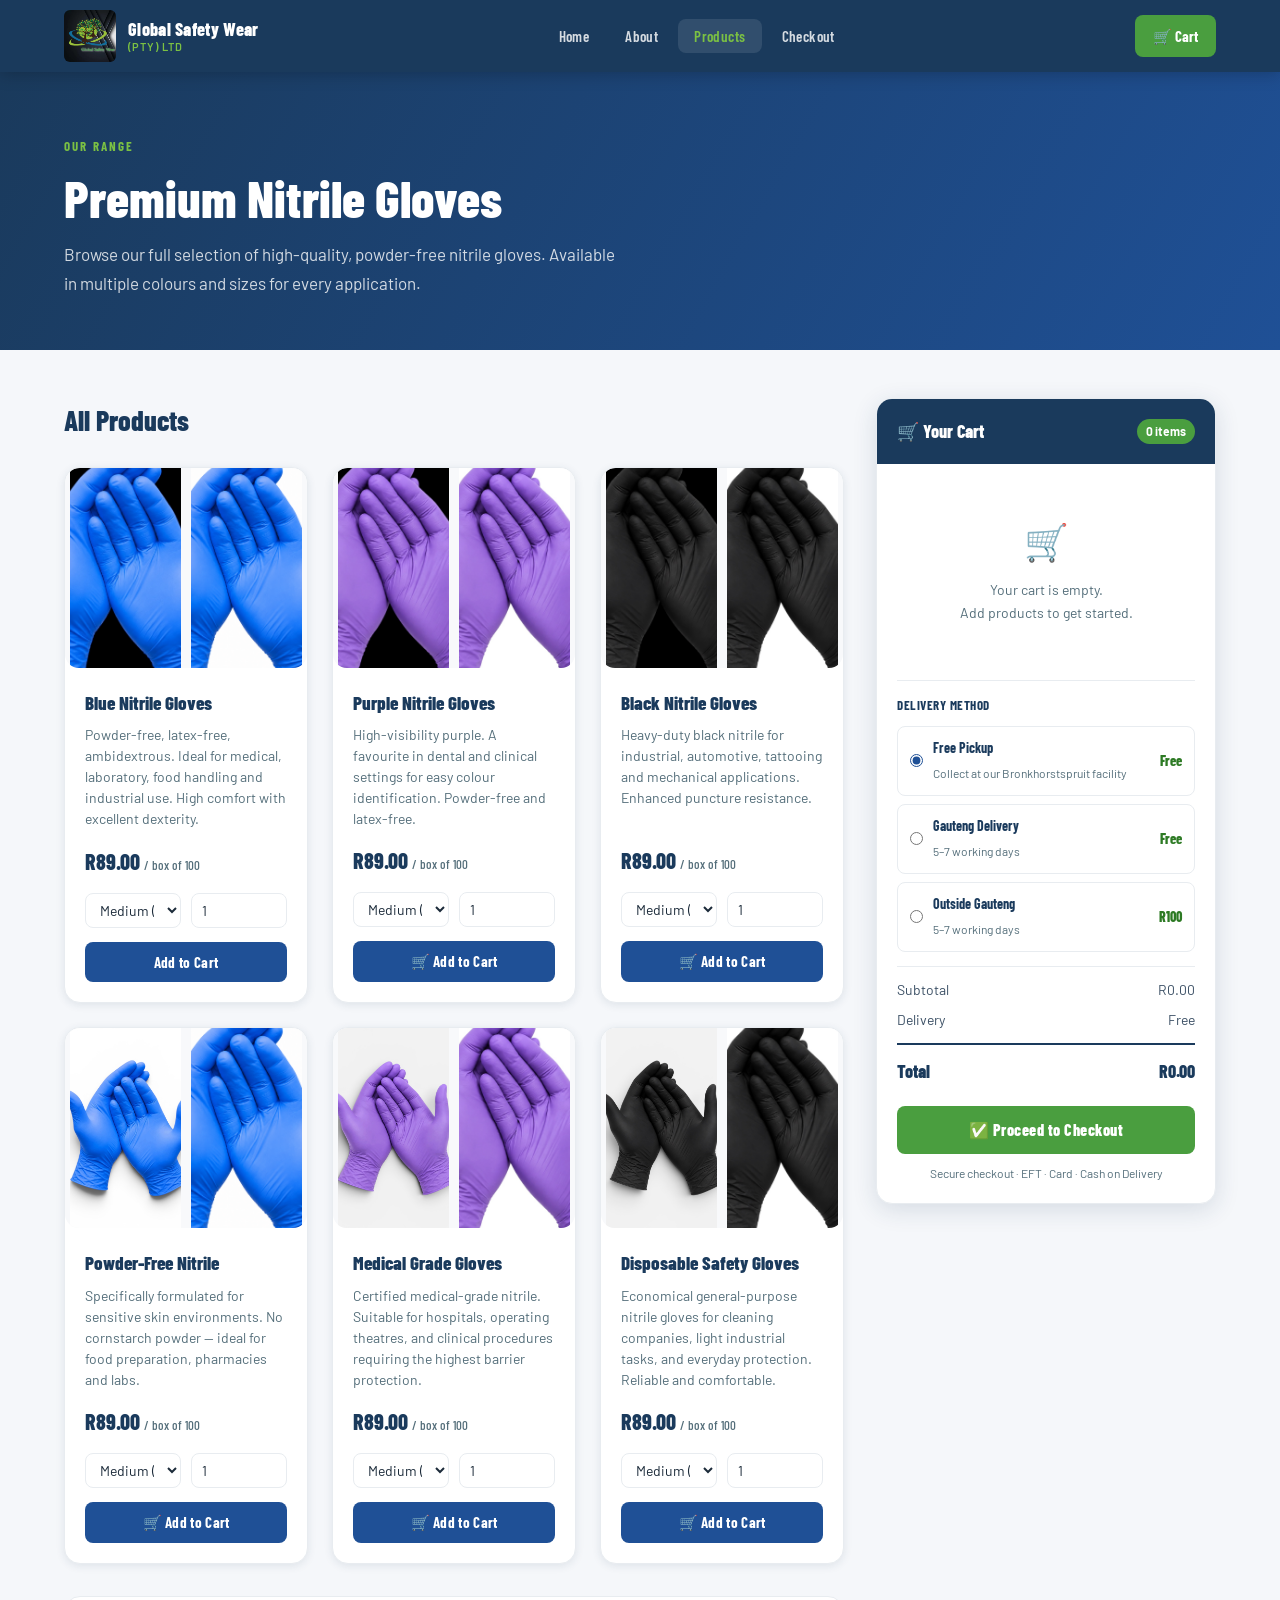
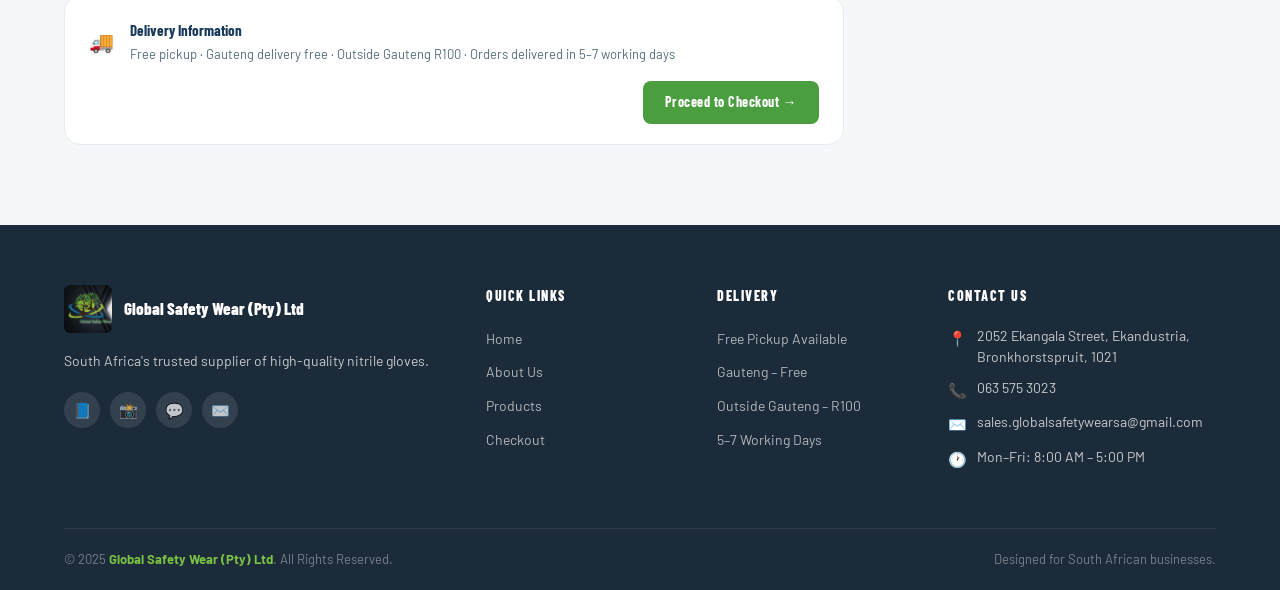
<file: products.html>
<!DOCTYPE html>
<html lang="en">
<head>
  <meta charset="UTF-8" />
  <meta name="viewport" content="width=device-width, initial-scale=1.0" />
  <meta name="description" content="Shop nitrile gloves – Blue, Purple, Black and Medical Grade. Global Safety Wear (Pty) Ltd." />
  <title>Products | Global Safety Wear (Pty) Ltd</title>
  <link rel="stylesheet" href="style.css" />
</head>
<body>

<!-- ==================== NAVIGATION ==================== -->
<nav class="navbar">
  <div class="container nav-inner">
    <a href="index.html" class="nav-logo">
      <img src="logo.jpg" alt="Global Safety Wear Logo" onerror="this.style.display='none'" />
      <div class="nav-logo-text">
        <strong>Global Safety Wear</strong>
        <span>(Pty) Ltd</span>
      </div>
    </a>
    <ul class="nav-links">
      <li><a href="index.html">Home</a></li>
      <li><a href="about.html">About</a></li>
      <li><a href="products.html" class="active">Products</a></li>
      <li><a href="payment.html">Checkout</a></li>
    </ul>
    <div class="nav-right">
      <a href="products.html" class="nav-cart-btn">
        🛒 Cart
        <span class="cart-count" style="display:none;">0</span>
      </a>
    </div>
    <button class="nav-hamburger" aria-label="Open menu">
      <span></span><span></span><span></span>
    </button>
  </div>
  <nav class="nav-mobile">
    <a href="index.html">Home</a>
    <a href="about.html">About</a>
    <a href="products.html" class="active">Products</a>
    <a href="payment.html">Checkout</a>
  </nav>
</nav>

<!-- ==================== PAGE HERO ==================== -->
<section class="page-hero">
  <div class="container">
    <div class="tag">Our Range</div>
    <h1>Premium Nitrile Gloves</h1>
    <p>Browse our full selection of high-quality, powder-free nitrile gloves. Available in multiple colours and sizes for every application.</p>
  </div>
</section>

<!-- ==================== PRODUCTS + CART LAYOUT ==================== -->
<div class="products-layout">
  <div class="container">
    <div class="products-main">

      <!-- ===== PRODUCTS LIST ===== -->
      <div class="products-left">
        <h2>All Products</h2>
        <div class="all-products-grid">

          <!-- 1. Blue Nitrile -->
          <div class="product-card">
           <div class="product-img multiple-images">
  <img src="images/Blue Gloves B.jpeg" alt="Blue Nitrile Gloves">
  <img src="images/Blue Gloves W.png" alt="Blue Nitrile Gloves">
</div>

<span class="product-badge">Best Seller</span>
            <div class="product-body">
              <h3>Blue Nitrile Gloves</h3>
              <p>Powder-free, latex-free, ambidextrous. Ideal for medical, laboratory, food handling and industrial use. High comfort with excellent dexterity.</p>
             <div class="product-price">R89.00 <span>/ box of 100</span></div>
              <div class="product-controls">
                <select class="size-selector" id="p1-size">
                  <option value="S">Small (S)</option>
                  <option value="M" selected>Medium (M)</option>
                  <option value="L">Large (L)</option>
                </select>
                <input type="number" class="qty-selector" id="p1-qty" value="1" min="1" max="999" />
              </div>
<button class="btn-add-cart" onclick="addToCart('blue','Blue Nitrile Gloves',89,document.getElementById('p1-size').value,parseInt(document.getElementById('p1-qty').value)||1,'')">
  Add to Cart
</button>
            </div>
          </div>

          <!-- 2. Purple Nitrile -->
          <div class="product-card">
            <div class="product-img multiple-images">
  <img src="images/Purple Gloves B.jpeg" alt="Purple Nitrile Gloves">
  <img src="images/Purple Gloves W.jpeg" alt="Purple Nitrile Gloves">
</div>

<span class="product-badge">Premium</span>
            <div class="product-body">
              <h3>Purple Nitrile Gloves</h3>
              <p>High-visibility purple. A favourite in dental and clinical settings for easy colour identification. Powder-free and latex-free.</p>
              <div class="product-price">R89.00 <span>/ box of 100</span></div>
              <div class="product-controls">
                <select class="size-selector" id="p2-size">
                  <option value="S">Small (S)</option>
                  <option value="M" selected>Medium (M)</option>
                  <option value="L">Large (L)</option>
                </select>
                <input type="number" class="qty-selector" id="p2-qty" value="1" min="1" max="999" />
              </div>
              <button class="btn-add-cart" onclick="addToCart('purple','Purple Nitrile Gloves',89,document.getElementById('p2-size').value,parseInt(document.getElementById('p2-qty').value)||1,'')">
                🛒 Add to Cart
              </button>
            </div>
          </div>

          <!-- 3. Black Nitrile -->
          <div class="product-card">
           <div class="product-img multiple-images">
  <img src="images/Black Gloves B.jpeg" alt="Black Nitrile Gloves">
  <img src="images/Black Gloves W.jpeg" alt="Black Nitrile Gloves">
</div>

<span class="product-badge">Industrial Grade</span>
            <div class="product-body">
              <h3>Black Nitrile Gloves</h3>
              <p>Heavy-duty black nitrile for industrial, automotive, tattooing and mechanical applications. Enhanced puncture resistance.</p>
              <div class="product-price">R89.00 <span>/ box of 100</span></div>
              <div class="product-controls">
                <select class="size-selector" id="p3-size">
                  <option value="S">Small (S)</option>
                  <option value="M" selected>Medium (M)</option>
                  <option value="L">Large (L)</option>
                </select>
                <input type="number" class="qty-selector" id="p3-qty" value="1" min="1" max="999" />
              </div>
              <button class="btn-add-cart" onclick="addToCart('black','Black Nitrile Gloves',89,document.getElementById('p3-size').value,parseInt(document.getElementById('p3-qty').value)||1,'')">
                🛒 Add to Cart
              </button>
            </div>
          </div>

          <!-- 4. Powder-Free -->
          <div class="product-card">
           <div class="product-img multiple-images">
  <img src="images/Blue Gloves S.jpeg" alt="Powder-Free Nitrile Gloves">
  <img src="images/Blue Gloves W.png" alt="Powder-Free Nitrile Gloves">
</div>

<span class="product-badge">Hypoallergenic</span>
            <div class="product-body">
              <h3>Powder-Free Nitrile</h3>
              <p>Specifically formulated for sensitive skin environments. No cornstarch powder — ideal for food preparation, pharmacies and labs.</p>
              <div class="product-price">R89.00 <span>/ box of 100</span></div>
              <div class="product-controls">
                <select class="size-selector" id="p4-size">
                  <option value="S">Small (S)</option>
                  <option value="M" selected>Medium (M)</option>
                  <option value="L">Large (L)</option>
                </select>
                <input type="number" class="qty-selector" id="p4-qty" value="1" min="1" max="999" />
              </div>
              <button class="btn-add-cart" onclick="addToCart('powderfree','Powder-Free Nitrile',89,document.getElementById('p4-size').value,parseInt(document.getElementById('p4-qty').value)||1,'')">
                🛒 Add to Cart
              </button>
            </div>
          </div>

          <!-- 5. Medical Grade -->
          <div class="product-card">
           <div class="product-img multiple-images">
  <img src="images/Purple Gloves S.jpeg" alt="Medical Grade Gloves">
  <img src="images/Purple Gloves W.jpeg" alt="Medical Grade Gloves">
</div>

<span class="product-badge">Medical</span>
            <div class="product-body">
              <h3>Medical Grade Gloves</h3>
              <p>Certified medical-grade nitrile. Suitable for hospitals, operating theatres, and clinical procedures requiring the highest barrier protection.</p>
              <div class="product-price">R89.00 <span>/ box of 100</span></div>
              <div class="product-controls">
                <select class="size-selector" id="p5-size">
                  <option value="S">Small (S)</option>
                  <option value="M" selected>Medium (M)</option>
                  <option value="L">Large (L)</option>
                </select>
                <input type="number" class="qty-selector" id="p5-qty" value="1" min="1" max="999" />
              </div>
              <button class="btn-add-cart" onclick="addToCart('medical','Medical Grade Gloves',89,document.getElementById('p5-size').value,parseInt(document.getElementById('p5-qty').value)||1,'')">
                🛒 Add to Cart
              </button>
            </div>
          </div>

          <!-- 6. Disposable Safety -->
          <div class="product-card">
           <div class="product-img multiple-images">
  <img src="images/Black Gloves S.jpeg" alt="Disposable Safety Gloves">
  <img src="images/Black Gloves W.jpeg" alt="Disposable Safety Gloves">
</div>

<span class="product-badge">Value Pack</span>
            <div class="product-body">
              <h3>Disposable Safety Gloves</h3>
              <p>Economical general-purpose nitrile gloves for cleaning companies, light industrial tasks, and everyday protection. Reliable and comfortable.</p>
              <div class="product-price">R89.00 <span>/ box of 100</span></div>
              <div class="product-controls">
                <select class="size-selector" id="p6-size">
                  <option value="S">Small (S)</option>
                  <option value="M" selected>Medium (M)</option>
                  <option value="L">Large (L)</option>
                </select>
                <input type="number" class="qty-selector" id="p6-qty" value="1" min="1" max="999" />
              </div>
              <button class="btn-add-cart" onclick="addToCart('disposable','Disposable Safety Gloves',89,document.getElementById('p6-size').value,parseInt(document.getElementById('p6-qty').value)||1,'')">
                🛒 Add to Cart
              </button>
            </div>
          </div>

        </div>
        <!-- Delivery info strip -->
        <div style="margin-top:32px;background:var(--white);border:1px solid var(--grey-light);border-radius:var(--radius-lg);padding:20px 24px;display:flex;flex-wrap:wrap;gap:16px;align-items:center;">
          <span style="font-size:20px;">🚚</span>
          <div>
            <strong style="font-family:var(--font-head);font-size:15px;color:var(--blue-dark);">Delivery Information</strong>
            <p style="font-size:13px;color:var(--grey-dark);margin-top:2px;">Free pickup · Gauteng delivery free · Outside Gauteng R100 · Orders delivered in 5–7 working days</p>
          </div>
          <a href="payment.html" class="btn btn-primary" style="margin-left:auto;padding:10px 22px;font-size:14px;">Proceed to Checkout →</a>
        </div>
      </div>

      <!-- ===== CART SIDEBAR ===== -->
      <div class="cart-sidebar">
        <div class="cart-header">
          <h3>🛒 Your Cart</h3>
          <span id="cart-count-badge">0 items</span>
        </div>
        <div class="cart-body" id="cart-body">
          <div class="cart-empty">
            <span class="ico">🛒</span>
            <p>Your cart is empty.</p>
            <p>Add products to get started.</p>
          </div>
        </div>
        <div style="padding:0 20px 20px;">
          <div class="cart-divider"></div>

          <!-- Delivery Options -->
          <div class="delivery-section">
            <label>Delivery Method</label>
            <div class="delivery-option">
              <input type="radio" name="delivery" data-key="pickup" data-label="Free Pickup" data-fee="0" checked />
              <div class="delivery-option-text">
                <strong>Free Pickup</strong>
                <small>Collect at our Bronkhorstspruit facility</small>
              </div>
              <span class="delivery-fee">Free</span>
            </div>
            <div class="delivery-option">
              <input type="radio" name="delivery" data-key="gauteng" data-label="Gauteng Delivery" data-fee="0" />
              <div class="delivery-option-text">
                <strong>Gauteng Delivery</strong>
                <small>5–7 working days</small>
              </div>
              <span class="delivery-fee">Free</span>
            </div>
            <div class="delivery-option">
              <input type="radio" name="delivery" data-key="national" data-label="Outside Gauteng" data-fee="100" />
              <div class="delivery-option-text">
                <strong>Outside Gauteng</strong>
                <small>5–7 working days</small>
              </div>
              <span class="delivery-fee">R100</span>
            </div>
          </div>

          <div class="cart-divider"></div>

          <!-- Totals -->
          <div class="cart-totals">
            <div class="total-row">
              <span>Subtotal</span>
              <span id="cart-subtotal">R0.00</span>
            </div>
            <div class="total-row">
              <span>Delivery</span>
              <span id="cart-delivery">Free</span>
            </div>
            <div class="total-row grand">
              <span>Total</span>
              <span id="cart-total">R0.00</span>
            </div>
          </div>

          <button class="btn-checkout" onclick="goToCheckout()">
            ✅ Proceed to Checkout
          </button>
          <p style="font-size:12px;color:var(--grey-dark);text-align:center;margin-top:10px;">Secure checkout · EFT · Card · Cash on Delivery</p>
        </div>
      </div>

    </div>
  </div>
</div>

<!-- ==================== FOOTER ==================== -->
<footer class="footer">
  <div class="container">
    <div class="footer-grid">
      <div>
        <div class="footer-logo">
          <img src="logo.jpg" alt="Global Safety Wear Logo" onerror="this.style.display='none'" />
          <strong>Global Safety Wear (Pty) Ltd</strong>
        </div>
        <p class="footer-about">South Africa's trusted supplier of high-quality nitrile gloves.</p>
        <div class="footer-social">
          <a href="#" class="social-icon">📘</a>
          <a href="#" class="social-icon">📸</a>
          <a href="#" class="social-icon">💬</a>
          <a href="mailto:sales.globalsafetywearsa@gmail.com" class="social-icon">✉️</a>
        </div>
      </div>
      <div class="footer-col">
        <h5>Quick Links</h5>
        <ul>
          <li><a href="index.html">Home</a></li>
          <li><a href="about.html">About Us</a></li>
          <li><a href="products.html">Products</a></li>
          <li><a href="payment.html">Checkout</a></li>
        </ul>
      </div>
      <div class="footer-col">
        <h5>Delivery</h5>
        <ul>
          <li><a href="#">Free Pickup Available</a></li>
          <li><a href="#">Gauteng – Free</a></li>
          <li><a href="#">Outside Gauteng – R100</a></li>
          <li><a href="#">5–7 Working Days</a></li>
        </ul>
      </div>
      <div class="footer-col">
        <h5>Contact Us</h5>
        <div class="footer-contact-item">
          <span class="ico">📍</span>
          <span>2052 Ekangala Street, Ekandustria, Bronkhorstspruit, 1021</span>
        </div>
        <div class="footer-contact-item">
          <span class="ico">📞</span>
          <a href="tel:0635753023">063 575 3023</a>
        </div>
        <div class="footer-contact-item">
          <span class="ico">✉️</span>
          <a href="mailto:sales.globalsafetywearsa@gmail.com">sales.globalsafetywearsa@gmail.com</a>
        </div>
        <div class="footer-contact-item">
          <span class="ico">🕐</span>
          <span>Mon–Fri: 8:00 AM – 5:00 PM</span>
        </div>
      </div>
    </div>
    <div class="footer-bottom">
      <span>&copy; 2025 <strong>Global Safety Wear (Pty) Ltd</strong>. All Rights Reserved.</span>
      <span>Designed for South African businesses.</span>
    </div>
  </div>
</footer>

<script src="script.js"></script>
</body>
</html>
</file>
<file: style.css>
/* ============================================================
   Global Safety Wear (Pty) Ltd — Main Stylesheet
   Brand colours: Deep Blue #1a3a5c | Green #4a9e3f | Lime #7bc143
   ============================================================ */

/* ---------- Google Fonts ---------- */
@import url('https://fonts.googleapis.com/css2?family=Barlow:wght@300;400;500;600;700;800&family=Barlow+Condensed:wght@600;700;800&display=swap');

/* ---------- CSS Variables ---------- */
:root {
  --blue-dark:   #1a3a5c;
  --blue-mid:    #1f5096;
  --blue-light:  #2e6fbd;
  --green-dark:  #2d7a24;
  --green-mid:   #4a9e3f;
  --green-light: #7bc143;
  --white:       #ffffff;
  --off-white:   #f5f7fa;
  --grey-light:  #e8ecf0;
  --grey-mid:    #b0bec5;
  --grey-dark:   #546e7a;
  --text-dark:   #1c2b3a;
  --text-body:   #3d5166;
  --shadow-sm:   0 2px 8px rgba(26,58,92,0.10);
  --shadow-md:   0 6px 24px rgba(26,58,92,0.14);
  --shadow-lg:   0 16px 48px rgba(26,58,92,0.18);
  --radius:      8px;
  --radius-lg:   16px;
  --nav-h:       72px;
  --font-head:   'Barlow Condensed', sans-serif;
  --font-body:   'Barlow', sans-serif;
  --transition:  0.25s ease;
}

/* ---------- Reset & Base ---------- */
*, *::before, *::after { box-sizing: border-box; margin: 0; padding: 0; }
html { scroll-behavior: smooth; }
body {
  font-family: var(--font-body);
  font-size: 16px;
  color: var(--text-body);
  background: var(--white);
  line-height: 1.6;
  -webkit-font-smoothing: antialiased;
}
img { display: block; max-width: 100%; }
a { text-decoration: none; color: inherit; }
ul { list-style: none; }
button { cursor: pointer; font-family: var(--font-body); border: none; }

/* ---------- Utility ---------- */
.container {
  max-width: 1200px;
  margin: 0 auto;
  padding: 0 24px;
}
.section-pad { padding: 80px 0; }
.section-pad-sm { padding: 52px 0; }

.tag {
  display: inline-block;
  font-family: var(--font-head);
  font-size: 13px;
  font-weight: 700;
  letter-spacing: 2px;
  text-transform: uppercase;
  color: var(--green-mid);
  margin-bottom: 12px;
}
.section-title {
  font-family: var(--font-head);
  font-size: clamp(28px, 4vw, 42px);
  font-weight: 800;
  color: var(--blue-dark);
  line-height: 1.15;
  margin-bottom: 16px;
}
.section-sub {
  font-size: 17px;
  color: var(--text-body);
  max-width: 620px;
  line-height: 1.7;
}
.text-center { text-align: center; }
.text-center .section-sub { margin: 0 auto; }

/* ---------- Buttons ---------- */
.btn {
  display: inline-flex;
  align-items: center;
  gap: 8px;
  padding: 13px 28px;
  border-radius: var(--radius);
  font-family: var(--font-head);
  font-size: 16px;
  font-weight: 700;
  letter-spacing: 0.5px;
  transition: background var(--transition), transform var(--transition), box-shadow var(--transition);
}
.btn-primary {
  background: var(--green-mid);
  color: var(--white);
}
.btn-primary:hover {
  background: var(--green-dark);
  transform: translateY(-2px);
  box-shadow: 0 6px 20px rgba(74,158,63,0.35);
}
.btn-outline {
  background: transparent;
  color: var(--white);
  border: 2px solid rgba(255,255,255,0.7);
}
.btn-outline:hover {
  background: rgba(255,255,255,0.12);
  border-color: var(--white);
}
.btn-blue {
  background: var(--blue-mid);
  color: var(--white);
}
.btn-blue:hover {
  background: var(--blue-dark);
  transform: translateY(-2px);
  box-shadow: 0 6px 20px rgba(31,80,150,0.35);
}

/* ============================================================
   NAVIGATION
   ============================================================ */
.navbar {
  position: sticky;
  top: 0;
  z-index: 1000;
  height: var(--nav-h);
  background: var(--blue-dark);
  box-shadow: 0 2px 16px rgba(0,0,0,0.22);
}
.nav-inner {
  display: flex;
  align-items: center;
  justify-content: space-between;
  height: 100%;
}
.nav-logo {
  display: flex;
  align-items: center;
  gap: 12px;
}
.nav-logo img {
  height: 52px;
  width: 52px;
  object-fit: cover;
  border-radius: 6px;
}
.nav-logo-text {
  display: flex;
  flex-direction: column;
  line-height: 1.2;
}
.nav-logo-text strong {
  font-family: var(--font-head);
  font-size: 18px;
  font-weight: 800;
  color: var(--white);
  letter-spacing: 0.3px;
}
.nav-logo-text span {
  font-size: 11px;
  color: var(--green-light);
  letter-spacing: 1px;
  text-transform: uppercase;
  font-weight: 600;
}
.nav-links {
  display: flex;
  align-items: center;
  gap: 4px;
}
.nav-links a {
  font-family: var(--font-head);
  font-size: 15px;
  font-weight: 600;
  color: rgba(255,255,255,0.82);
  padding: 8px 16px;
  border-radius: var(--radius);
  letter-spacing: 0.4px;
  transition: color var(--transition), background var(--transition);
}
.nav-links a:hover,
.nav-links a.active {
  color: var(--white);
  background: rgba(255,255,255,0.1);
}
.nav-links a.active { color: var(--green-light); }

.nav-cart-btn {
  position: relative;
  display: flex;
  align-items: center;
  gap: 8px;
  background: var(--green-mid);
  color: var(--white);
  padding: 9px 18px;
  border-radius: var(--radius);
  font-family: var(--font-head);
  font-size: 15px;
  font-weight: 700;
  transition: background var(--transition);
}
.nav-cart-btn:hover { background: var(--green-dark); }
.cart-count {
  position: absolute;
  top: -6px;
  right: -6px;
  background: #e53935;
  color: white;
  font-size: 11px;
  font-weight: 700;
  width: 20px;
  height: 20px;
  border-radius: 50%;
  display: flex;
  align-items: center;
  justify-content: center;
}
.nav-right { display: flex; align-items: center; gap: 16px; }

/* Hamburger */
.nav-hamburger {
  display: none;
  flex-direction: column;
  gap: 5px;
  background: none;
  padding: 6px;
}
.nav-hamburger span {
  display: block;
  width: 24px;
  height: 2px;
  background: var(--white);
  border-radius: 2px;
  transition: transform var(--transition), opacity var(--transition);
}
.nav-hamburger.open span:nth-child(1) { transform: translateY(7px) rotate(45deg); }
.nav-hamburger.open span:nth-child(2) { opacity: 0; }
.nav-hamburger.open span:nth-child(3) { transform: translateY(-7px) rotate(-45deg); }

.nav-mobile {
  display: none;
  flex-direction: column;
  background: var(--blue-dark);
  padding: 16px 24px 20px;
  border-top: 1px solid rgba(255,255,255,0.1);
}
.nav-mobile.open { display: flex; }
.nav-mobile a {
  font-family: var(--font-head);
  font-size: 17px;
  font-weight: 600;
  color: rgba(255,255,255,0.85);
  padding: 10px 0;
  border-bottom: 1px solid rgba(255,255,255,0.07);
  letter-spacing: 0.3px;
}
.nav-mobile a:last-child { border-bottom: none; }
.nav-mobile a:hover, .nav-mobile a.active { color: var(--green-light); }

/* ============================================================
   HERO
   ============================================================ */
.hero {
  position: relative;
  min-height: 560px;
  display: flex;
  align-items: center;
  background: linear-gradient(120deg, var(--blue-dark) 0%, #1f5096 55%, #1a6b3a 100%);
  overflow: hidden;
}
.hero::before {
  content: '';
  position: absolute;
  inset: 0;
  background: url("data:image/svg+xml,%3Csvg width='60' height='60' viewBox='0 0 60 60' xmlns='http://www.w3.org/2000/svg'%3E%3Cg fill='none' fill-rule='evenodd'%3E%3Cg fill='%23ffffff' fill-opacity='0.03'%3E%3Cpath d='M36 34v-4h-2v4h-4v2h4v4h2v-4h4v-2h-4zm0-30V0h-2v4h-4v2h4v4h2V6h4V4h-4zM6 34v-4H4v4H0v2h4v4h2v-4h4v-2H6zM6 4V0H4v4H0v2h4v4h2V6h4V4H6z'/%3E%3C/g%3E%3C/g%3E%3C/svg%3E") repeat;
  pointer-events: none;
}
.hero-content {
  position: relative;
  z-index: 2;
  max-width: 660px;
}
.hero-tag {
  display: inline-flex;
  align-items: center;
  gap: 8px;
  background: rgba(123,193,67,0.2);
  border: 1px solid rgba(123,193,67,0.4);
  color: var(--green-light);
  font-family: var(--font-head);
  font-size: 13px;
  font-weight: 700;
  letter-spacing: 2px;
  text-transform: uppercase;
  padding: 6px 14px;
  border-radius: 20px;
  margin-bottom: 20px;
}
.hero h1 {
  font-family: var(--font-head);
  font-size: clamp(32px, 5vw, 58px);
  font-weight: 800;
  color: var(--white);
  line-height: 1.1;
  margin-bottom: 20px;
}
.hero h1 em {
  font-style: normal;
  color: var(--green-light);
}
.hero p {
  font-size: 17px;
  color: rgba(255,255,255,0.82);
  line-height: 1.7;
  margin-bottom: 32px;
  max-width: 540px;
}
.hero-btns { display: flex; gap: 14px; flex-wrap: wrap; }
.hero-deco {
  position: absolute;
  right: -60px;
  bottom: -60px;
  width: 460px;
  height: 460px;
  border-radius: 50%;
  border: 80px solid rgba(255,255,255,0.04);
  pointer-events: none;
}
.hero-deco2 {
  position: absolute;
  right: 140px;
  top: -100px;
  width: 300px;
  height: 300px;
  border-radius: 50%;
  border: 50px solid rgba(123,193,67,0.06);
  pointer-events: none;
}

/* ============================================================
   TRUST BAR
   ============================================================ */
.trust-bar {
  background: var(--off-white);
  border-bottom: 1px solid var(--grey-light);
  padding: 22px 0;
}
.trust-items {
  display: flex;
  align-items: center;
  justify-content: center;
  gap: 40px;
  flex-wrap: wrap;
}
.trust-item {
  display: flex;
  align-items: center;
  gap: 10px;
  font-family: var(--font-head);
  font-size: 15px;
  font-weight: 700;
  color: var(--blue-dark);
  letter-spacing: 0.2px;
}
.trust-icon {
  width: 36px;
  height: 36px;
  background: var(--green-mid);
  border-radius: 50%;
  display: flex;
  align-items: center;
  justify-content: center;
  color: white;
  font-size: 16px;
  flex-shrink: 0;
}

/* ============================================================
   INDUSTRIES SECTION
   ============================================================ */
.industries { background: var(--white); }
.industries-grid {
  display: grid;
  grid-template-columns: repeat(auto-fill, minmax(170px, 1fr));
  gap: 16px;
  margin-top: 40px;
}
.industry-card {
  background: var(--off-white);
  border: 1px solid var(--grey-light);
  border-radius: var(--radius-lg);
  padding: 24px 16px;
  text-align: center;
  transition: border-color var(--transition), box-shadow var(--transition), transform var(--transition);
}
.industry-card:hover {
  border-color: var(--green-mid);
  box-shadow: var(--shadow-md);
  transform: translateY(-3px);
}
.industry-icon {
  font-size: 32px;
  margin-bottom: 10px;
  display: block;
}
.industry-card h4 {
  font-family: var(--font-head);
  font-size: 15px;
  font-weight: 700;
  color: var(--blue-dark);
}

/* ============================================================
   FEATURED PRODUCTS (HOME)
   ============================================================ */
.featured-products { background: var(--off-white); }
.products-grid {
  display: grid;
  grid-template-columns: repeat(auto-fill, minmax(260px, 1fr));
  gap: 24px;
  margin-top: 40px;
}
.product-card {
  background: var(--white);
  border-radius: var(--radius-lg);
  box-shadow: var(--shadow-sm);
  overflow: hidden;
  border: 1px solid var(--grey-light);
  display: flex;
  flex-direction: column;
  transition: box-shadow var(--transition), transform var(--transition);
}
.product-card:hover {
  box-shadow: var(--shadow-md);
  transform: translateY(-4px);
}
.product-img {
  height: 200px;
  display: flex;
  align-items: center;
  justify-content: center;
  font-size: 72px;
  background: linear-gradient(135deg, #e8f4e8 0%, #e3edf7 100%);
  position: relative;
  overflow: hidden;
}
.product-badge {
  position: absolute;
  top: 12px;
  left: 12px;
  background: var(--green-mid);
  color: white;
  font-family: var(--font-head);
  font-size: 11px;
  font-weight: 700;
  letter-spacing: 1px;
  text-transform: uppercase;
  padding: 4px 10px;
  border-radius: 4px;
}
.product-body {
  padding: 20px;
  flex: 1;
  display: flex;
  flex-direction: column;
}
.product-body h3 {
  font-family: var(--font-head);
  font-size: 19px;
  font-weight: 800;
  color: var(--blue-dark);
  margin-bottom: 6px;
}
.product-body p {
  font-size: 14px;
  color: var(--grey-dark);
  line-height: 1.5;
  margin-bottom: 14px;
  flex: 1;
}
.product-price {
  font-family: var(--font-head);
  font-size: 22px;
  font-weight: 800;
  color: var(--blue-dark);
  margin-bottom: 14px;
}
.product-price span {
  font-size: 13px;
  font-weight: 500;
  color: var(--grey-dark);
}
.product-controls {
  display: flex;
  gap: 10px;
  margin-bottom: 14px;
  flex-wrap: wrap;
}
.size-selector, .qty-selector {
  font-family: var(--font-body);
  font-size: 14px;
  color: var(--text-dark);
  border: 1px solid var(--grey-light);
  border-radius: var(--radius);
  padding: 7px 10px;
  background: var(--white);
  outline: none;
  flex: 1;
  min-width: 80px;
}
.size-selector:focus, .qty-selector:focus { border-color: var(--blue-light); }
.btn-add-cart {
  width: 100%;
  padding: 11px;
  background: var(--blue-mid);
  color: white;
  border-radius: var(--radius);
  font-family: var(--font-head);
  font-size: 15px;
  font-weight: 700;
  letter-spacing: 0.3px;
  transition: background var(--transition);
  display: flex;
  align-items: center;
  justify-content: center;
  gap: 8px;
}
.btn-add-cart:hover { background: var(--blue-dark); }

/* ============================================================
   GALLERY / USE-CASE SECTION
   ============================================================ */
.use-cases { background: var(--white); }
.gallery-grid {
  display: grid;
  grid-template-columns: repeat(5, 1fr);
  gap: 16px;
  margin-top: 40px;
}
.gallery-card {
  border-radius: var(--radius-lg);
  overflow: hidden;
  position: relative;
  aspect-ratio: 3/4;
  background: var(--grey-light);
  display: flex;
  align-items: flex-end;
}
.gallery-card .gallery-img {
  position: absolute;
  inset: 0;
  display: flex;
  align-items: center;
  justify-content: center;
  font-size: 80px;
  width: 100%;
  height: 100%;
}
.gallery-card.medical    .gallery-img { background: linear-gradient(160deg,#dbe9f8,#c2daf4); }
.gallery-card.dental     .gallery-img { background: linear-gradient(160deg,#d4eedd,#b6e0c5); }
.gallery-card.food       .gallery-img { background: linear-gradient(160deg,#fdf3d0,#f9e4a0); }
.gallery-card.salon      .gallery-img { background: linear-gradient(160deg,#f3d9f8,#e8b8f5); }
.gallery-card.industrial .gallery-img { background: linear-gradient(160deg,#ffe4cc,#f5c69a); }
.gallery-label {
  position: relative;
  z-index: 2;
  width: 100%;
  padding: 14px 12px 12px;
  background: linear-gradient(to top, rgba(26,58,92,0.85) 0%, transparent 100%);
  color: white;
  font-family: var(--font-head);
  font-size: 14px;
  font-weight: 700;
  letter-spacing: 0.3px;
}

/* ============================================================
   CTA BANNER
   ============================================================ */
.cta-banner {
  background: linear-gradient(120deg, var(--blue-dark) 0%, #1f5096 60%, #1a6b3a 100%);
  padding: 60px 0;
  text-align: center;
  position: relative;
  overflow: hidden;
}
.cta-banner::before {
  content: '';
  position: absolute;
  right: -80px;
  top: -80px;
  width: 320px;
  height: 320px;
  border-radius: 50%;
  background: rgba(123,193,67,0.08);
  pointer-events: none;
}
.cta-banner h2 {
  font-family: var(--font-head);
  font-size: clamp(26px, 4vw, 40px);
  font-weight: 800;
  color: var(--white);
  margin-bottom: 12px;
}
.cta-banner p {
  font-size: 17px;
  color: rgba(255,255,255,0.8);
  margin-bottom: 28px;
  max-width: 560px;
  margin-left: auto;
  margin-right: auto;
}
.cta-btns { display: flex; gap: 14px; justify-content: center; flex-wrap: wrap; }

/* ============================================================
   FOOTER
   ============================================================ */
.footer {
  background: var(--text-dark);
  color: rgba(255,255,255,0.75);
  padding: 60px 0 0;
}
.footer-grid {
  display: grid;
  grid-template-columns: 2fr 1fr 1fr 1.4fr;
  gap: 40px;
  padding-bottom: 48px;
  border-bottom: 1px solid rgba(255,255,255,0.08);
}
.footer-logo {
  display: flex;
  align-items: center;
  gap: 12px;
  margin-bottom: 16px;
}
.footer-logo img {
  height: 48px;
  width: 48px;
  object-fit: cover;
  border-radius: 6px;
}
.footer-logo strong {
  font-family: var(--font-head);
  font-size: 17px;
  font-weight: 800;
  color: var(--white);
}
.footer-about { font-size: 14px; line-height: 1.7; margin-bottom: 20px; }
.footer-social { display: flex; gap: 10px; }
.social-icon {
  width: 36px;
  height: 36px;
  border-radius: 50%;
  background: rgba(255,255,255,0.1);
  display: flex;
  align-items: center;
  justify-content: center;
  font-size: 15px;
  color: rgba(255,255,255,0.7);
  transition: background var(--transition), color var(--transition);
}
.social-icon:hover { background: var(--green-mid); color: white; }
.footer-col h5 {
  font-family: var(--font-head);
  font-size: 14px;
  font-weight: 800;
  color: var(--white);
  letter-spacing: 1.5px;
  text-transform: uppercase;
  margin-bottom: 18px;
}
.footer-col ul li { margin-bottom: 8px; }
.footer-col ul li a {
  font-size: 14px;
  color: rgba(255,255,255,0.65);
  transition: color var(--transition);
}
.footer-col ul li a:hover { color: var(--green-light); }
.footer-contact-item {
  display: flex;
  gap: 10px;
  font-size: 14px;
  margin-bottom: 10px;
  line-height: 1.5;
}
.footer-contact-item .ico { color: var(--green-light); font-size: 15px; flex-shrink: 0; margin-top: 2px; }
.footer-bottom {
  padding: 20px 0;
  display: flex;
  align-items: center;
  justify-content: space-between;
  flex-wrap: wrap;
  gap: 10px;
  font-size: 13px;
  color: rgba(255,255,255,0.4);
}
.footer-bottom strong { color: var(--green-light); }

/* ============================================================
   ABOUT PAGE
   ============================================================ */
.page-hero {
  background: linear-gradient(120deg, var(--blue-dark) 0%, #1f5096 100%);
  padding: 60px 0 52px;
  color: white;
}
.page-hero .tag { color: var(--green-light); }
.page-hero h1 {
  font-family: var(--font-head);
  font-size: clamp(30px, 5vw, 52px);
  font-weight: 800;
  line-height: 1.1;
  margin-bottom: 14px;
}
.page-hero p {
  font-size: 17px;
  color: rgba(255,255,255,0.8);
  max-width: 560px;
  line-height: 1.7;
}
.about-intro {
  background: var(--white);
}
.about-grid {
  display: grid;
  grid-template-columns: 1fr 1fr;
  gap: 60px;
  align-items: center;
}
.about-visual {
  background: linear-gradient(135deg, #e3edf7, #d4eedd);
  border-radius: var(--radius-lg);
  height: 400px;
  display: flex;
  align-items: center;
  justify-content: center;
  font-size: 100px;
}
.about-text h2 {
  font-family: var(--font-head);
  font-size: 34px;
  font-weight: 800;
  color: var(--blue-dark);
  margin-bottom: 16px;
  line-height: 1.2;
}
.about-text p { font-size: 16px; line-height: 1.75; margin-bottom: 16px; color: var(--text-body); }
.values-grid {
  display: grid;
  grid-template-columns: repeat(auto-fill, minmax(240px, 1fr));
  gap: 24px;
  margin-top: 40px;
}
.value-card {
  background: var(--white);
  border: 1px solid var(--grey-light);
  border-radius: var(--radius-lg);
  padding: 28px 24px;
  border-top: 4px solid var(--green-mid);
}
.value-icon { font-size: 32px; margin-bottom: 14px; }
.value-card h4 {
  font-family: var(--font-head);
  font-size: 18px;
  font-weight: 800;
  color: var(--blue-dark);
  margin-bottom: 8px;
}
.value-card p { font-size: 14px; color: var(--text-body); line-height: 1.6; }
.stats-bar {
  background: var(--blue-dark);
  padding: 48px 0;
}
.stats-grid {
  display: grid;
  grid-template-columns: repeat(4, 1fr);
  gap: 24px;
  text-align: center;
}
.stat-item {}
.stat-num {
  font-family: var(--font-head);
  font-size: 48px;
  font-weight: 800;
  color: var(--green-light);
  line-height: 1;
  margin-bottom: 6px;
}
.stat-label {
  font-family: var(--font-head);
  font-size: 14px;
  font-weight: 600;
  color: rgba(255,255,255,0.7);
  letter-spacing: 1px;
  text-transform: uppercase;
}
.industries-full { background: var(--off-white); }
.ind-full-grid {
  display: grid;
  grid-template-columns: repeat(auto-fill, minmax(200px, 1fr));
  gap: 16px;
  margin-top: 40px;
}
.ind-full-card {
  background: var(--white);
  border: 1px solid var(--grey-light);
  border-radius: var(--radius);
  padding: 20px 16px;
  display: flex;
  align-items: center;
  gap: 14px;
  transition: border-color var(--transition), box-shadow var(--transition);
}
.ind-full-card:hover { border-color: var(--green-mid); box-shadow: var(--shadow-sm); }
.ind-full-card .ico { font-size: 26px; }
.ind-full-card span {
  font-family: var(--font-head);
  font-size: 15px;
  font-weight: 700;
  color: var(--blue-dark);
}

/* ============================================================
   PRODUCTS PAGE
   ============================================================ */
.products-layout {
  background: var(--off-white);
  min-height: 60vh;
}
.products-main {
  display: grid;
  grid-template-columns: 1fr 340px;
  gap: 32px;
  padding: 48px 0 80px;
}
.products-left h2 {
  font-family: var(--font-head);
  font-size: 28px;
  font-weight: 800;
  color: var(--blue-dark);
  margin-bottom: 24px;
}
.all-products-grid {
  display: grid;
  grid-template-columns: repeat(auto-fill, minmax(240px, 1fr));
  gap: 24px;
}

/* CART SIDEBAR */
.cart-sidebar {
  position: sticky;
  top: calc(var(--nav-h) + 20px);
  height: fit-content;
  background: var(--white);
  border-radius: var(--radius-lg);
  box-shadow: var(--shadow-md);
  overflow: hidden;
  border: 1px solid var(--grey-light);
}
.cart-header {
  background: var(--blue-dark);
  padding: 18px 20px;
  display: flex;
  align-items: center;
  justify-content: space-between;
}
.cart-header h3 {
  font-family: var(--font-head);
  font-size: 18px;
  font-weight: 800;
  color: var(--white);
}
.cart-header span {
  background: var(--green-mid);
  color: white;
  font-size: 12px;
  font-weight: 700;
  padding: 3px 9px;
  border-radius: 20px;
}
.cart-body { padding: 16px 20px; }
.cart-empty {
  text-align: center;
  padding: 32px 0;
  color: var(--grey-dark);
  font-size: 14px;
}
.cart-empty .ico { font-size: 36px; display: block; margin-bottom: 10px; }
.cart-item {
  display: flex;
  align-items: flex-start;
  gap: 12px;
  padding: 12px 0;
  border-bottom: 1px solid var(--grey-light);
}
.cart-item:last-child { border-bottom: none; }
.cart-item-icon {
  font-size: 28px;
  background: var(--off-white);
  width: 44px;
  height: 44px;
  border-radius: 8px;
  display: flex;
  align-items: center;
  justify-content: center;
  flex-shrink: 0;
}
.cart-item-info { flex: 1; }
.cart-item-info h4 {
  font-family: var(--font-head);
  font-size: 14px;
  font-weight: 700;
  color: var(--blue-dark);
  margin-bottom: 2px;
}
.cart-item-info span {
  font-size: 12px;
  color: var(--grey-dark);
  display: block;
  margin-bottom: 4px;
}
.cart-item-info .item-price {
  font-family: var(--font-head);
  font-size: 15px;
  font-weight: 800;
  color: var(--green-dark);
}
.cart-item-remove {
  background: none;
  color: var(--grey-mid);
  font-size: 18px;
  line-height: 1;
  padding: 2px 4px;
  border-radius: 4px;
  transition: color var(--transition), background var(--transition);
}
.cart-item-remove:hover { color: #e53935; background: #ffebee; }
.cart-divider {
  height: 1px;
  background: var(--grey-light);
  margin: 8px 0;
}
.delivery-section { margin: 14px 0; }
.delivery-section label {
  font-family: var(--font-head);
  font-size: 13px;
  font-weight: 700;
  color: var(--blue-dark);
  letter-spacing: 0.5px;
  text-transform: uppercase;
  display: block;
  margin-bottom: 10px;
}
.delivery-option {
  display: flex;
  align-items: center;
  gap: 10px;
  padding: 10px 12px;
  border: 1px solid var(--grey-light);
  border-radius: var(--radius);
  margin-bottom: 8px;
  cursor: pointer;
  transition: border-color var(--transition), background var(--transition);
}
.delivery-option:hover { border-color: var(--blue-light); background: #f0f6ff; }
.delivery-option input[type="radio"] { accent-color: var(--blue-mid); flex-shrink: 0; }
.delivery-option-text { flex: 1; }
.delivery-option-text strong {
  display: block;
  font-family: var(--font-head);
  font-size: 14px;
  font-weight: 700;
  color: var(--blue-dark);
}
.delivery-option-text small { font-size: 12px; color: var(--grey-dark); }
.delivery-fee {
  font-family: var(--font-head);
  font-size: 14px;
  font-weight: 800;
  color: var(--green-dark);
  flex-shrink: 0;
}
.cart-totals { margin: 8px 0; }
.total-row {
  display: flex;
  justify-content: space-between;
  font-size: 14px;
  color: var(--text-body);
  padding: 4px 0;
}
.total-row.grand {
  font-family: var(--font-head);
  font-size: 18px;
  font-weight: 800;
  color: var(--blue-dark);
  border-top: 2px solid var(--blue-dark);
  margin-top: 8px;
  padding-top: 12px;
}
.btn-checkout {
  width: 100%;
  padding: 14px;
  background: var(--green-mid);
  color: white;
  border-radius: var(--radius);
  font-family: var(--font-head);
  font-size: 16px;
  font-weight: 800;
  letter-spacing: 0.5px;
  margin-top: 16px;
  display: flex;
  align-items: center;
  justify-content: center;
  gap: 8px;
  transition: background var(--transition);
}
.btn-checkout:hover { background: var(--green-dark); }

/* ============================================================
   PAYMENT PAGE
   ============================================================ */
.payment-layout {
  background: var(--off-white);
  min-height: 60vh;
}
.payment-main {
  display: grid;
  grid-template-columns: 1fr 380px;
  gap: 32px;
  padding: 48px 0 80px;
}
.payment-form-block {
  background: var(--white);
  border-radius: var(--radius-lg);
  box-shadow: var(--shadow-sm);
  border: 1px solid var(--grey-light);
  overflow: hidden;
}
.form-section-head {
  background: var(--off-white);
  padding: 18px 24px;
  border-bottom: 1px solid var(--grey-light);
  font-family: var(--font-head);
  font-size: 17px;
  font-weight: 800;
  color: var(--blue-dark);
  display: flex;
  align-items: center;
  gap: 10px;
}
.form-section-head .step-num {
  width: 28px;
  height: 28px;
  background: var(--blue-mid);
  color: white;
  border-radius: 50%;
  font-size: 13px;
  font-weight: 800;
  display: flex;
  align-items: center;
  justify-content: center;
  flex-shrink: 0;
}
.form-body { padding: 24px; }
.form-row { display: grid; grid-template-columns: 1fr 1fr; gap: 16px; margin-bottom: 16px; }
.form-group { display: flex; flex-direction: column; margin-bottom: 16px; }
.form-group label {
  font-family: var(--font-head);
  font-size: 13px;
  font-weight: 700;
  color: var(--blue-dark);
  letter-spacing: 0.5px;
  text-transform: uppercase;
  margin-bottom: 7px;
}
.form-group input,
.form-group select,
.form-group textarea {
  font-family: var(--font-body);
  font-size: 15px;
  color: var(--text-dark);
  border: 1px solid var(--grey-light);
  border-radius: var(--radius);
  padding: 11px 14px;
  outline: none;
  background: var(--white);
  transition: border-color var(--transition);
}
.form-group input:focus,
.form-group select:focus,
.form-group textarea:focus { border-color: var(--blue-light); }
.form-group textarea { resize: vertical; min-height: 80px; }
.required { color: #e53935; }

/* Payment method cards */
.payment-methods { display: flex; flex-direction: column; gap: 12px; margin-bottom: 20px; }
.pay-method {
  display: flex;
  align-items: center;
  gap: 14px;
  padding: 16px;
  border: 2px solid var(--grey-light);
  border-radius: var(--radius);
  cursor: pointer;
  transition: border-color var(--transition), background var(--transition);
}
.pay-method:hover { border-color: var(--blue-light); background: #f0f6ff; }
.pay-method.selected { border-color: var(--blue-mid); background: #eef4ff; }
.pay-method input[type="radio"] { accent-color: var(--blue-mid); width: 16px; height: 16px; flex-shrink: 0; }
.pay-method-icon { font-size: 26px; }
.pay-method-info {}
.pay-method-info strong {
  display: block;
  font-family: var(--font-head);
  font-size: 15px;
  font-weight: 800;
  color: var(--blue-dark);
}
.pay-method-info small { font-size: 13px; color: var(--grey-dark); }
.eft-details {
  background: var(--off-white);
  border: 1px solid var(--grey-light);
  border-radius: var(--radius);
  padding: 16px;
  margin: 12px 0;
  display: none;
}
.eft-details.visible { display: block; }
.eft-row {
  display: flex;
  justify-content: space-between;
  font-size: 14px;
  padding: 4px 0;
  border-bottom: 1px dashed var(--grey-light);
}
.eft-row:last-child { border-bottom: none; }
.eft-row span:first-child { color: var(--grey-dark); }
.eft-row span:last-child { font-weight: 600; color: var(--blue-dark); }

/* Order summary sidebar */
.order-summary {
  background: var(--white);
  border-radius: var(--radius-lg);
  box-shadow: var(--shadow-md);
  border: 1px solid var(--grey-light);
  overflow: hidden;
  position: sticky;
  top: calc(var(--nav-h) + 20px);
  height: fit-content;
}
.order-summary-head {
  background: var(--blue-dark);
  padding: 18px 20px;
}
.order-summary-head h3 {
  font-family: var(--font-head);
  font-size: 17px;
  font-weight: 800;
  color: white;
}
.order-summary-body { padding: 20px; }
.empty-summary {
  text-align: center;
  padding: 32px 0;
  color: var(--grey-dark);
  font-size: 14px;
}
.empty-summary .ico { font-size: 36px; display: block; margin-bottom: 10px; }
.summary-item {
  display: flex;
  justify-content: space-between;
  align-items: center;
  padding: 10px 0;
  border-bottom: 1px solid var(--grey-light);
  font-size: 14px;
  gap: 12px;
}
.summary-item:last-of-type { border-bottom: none; }
.summary-item-name {
  flex: 1;
  color: var(--text-body);
}
.summary-item-name strong { display: block; color: var(--blue-dark); font-weight: 600; font-size: 14px; }
.summary-item-name small { font-size: 12px; color: var(--grey-dark); }
.summary-item-price {
  font-family: var(--font-head);
  font-size: 15px;
  font-weight: 700;
  color: var(--blue-dark);
  flex-shrink: 0;
}
.summary-totals { margin-top: 16px; border-top: 1px solid var(--grey-light); padding-top: 16px; }
.summary-row {
  display: flex;
  justify-content: space-between;
  font-size: 14px;
  padding: 4px 0;
  color: var(--text-body);
}
.summary-row.grand {
  font-family: var(--font-head);
  font-size: 20px;
  font-weight: 800;
  color: var(--blue-dark);
  border-top: 2px solid var(--blue-dark);
  margin-top: 10px;
  padding-top: 14px;
}
.btn-place-order {
  width: 100%;
  padding: 15px;
  background: var(--green-mid);
  color: white;
  border-radius: var(--radius);
  font-family: var(--font-head);
  font-size: 17px;
  font-weight: 800;
  letter-spacing: 0.5px;
  margin-top: 20px;
  display: flex;
  align-items: center;
  justify-content: center;
  gap: 10px;
  transition: background var(--transition);
}
.btn-place-order:hover { background: var(--green-dark); }
.order-notes {
  font-size: 12px;
  color: var(--grey-dark);
  text-align: center;
  margin-top: 12px;
  line-height: 1.5;
}
.success-modal {
  display: none;
  position: fixed;
  inset: 0;
  background: rgba(0,0,0,0.5);
  z-index: 9999;
  align-items: center;
  justify-content: center;
}
.success-modal.visible { display: flex; }
.success-box {
  background: white;
  border-radius: var(--radius-lg);
  padding: 48px 40px;
  max-width: 440px;
  width: 90%;
  text-align: center;
  box-shadow: var(--shadow-lg);
}
.success-icon { font-size: 64px; margin-bottom: 16px; display: block; }
.success-box h3 {
  font-family: var(--font-head);
  font-size: 26px;
  font-weight: 800;
  color: var(--blue-dark);
  margin-bottom: 10px;
}
.success-box p { font-size: 15px; color: var(--text-body); line-height: 1.6; margin-bottom: 24px; }

/* ============================================================
   RESPONSIVE
   ============================================================ */
@media (max-width: 1024px) {
  .footer-grid { grid-template-columns: 1fr 1fr; }
  .gallery-grid { grid-template-columns: repeat(3, 1fr); }
  .products-main { grid-template-columns: 1fr; }
  .cart-sidebar { position: static; }
  .payment-main { grid-template-columns: 1fr; }
  .order-summary { position: static; }
  .stats-grid { grid-template-columns: repeat(2, 1fr); gap: 32px; }
  .about-grid { grid-template-columns: 1fr; gap: 32px; }
  .about-visual { height: 240px; font-size: 60px; }
}
@media (max-width: 768px) {
  .nav-links, .nav-cart-btn { display: none; }
  .nav-hamburger { display: flex; }
  .hero { min-height: 480px; padding: 48px 0; }
  .hero-deco, .hero-deco2 { display: none; }
  .gallery-grid { grid-template-columns: repeat(2, 1fr); }
  .footer-grid { grid-template-columns: 1fr; gap: 28px; }
  .stats-grid { grid-template-columns: repeat(2, 1fr); }
  .form-row { grid-template-columns: 1fr; }
}
@media (max-width: 480px) {
  .section-pad { padding: 52px 0; }
  .gallery-grid { grid-template-columns: 1fr 1fr; }
  .stats-grid { grid-template-columns: 1fr 1fr; }
  .trust-items { gap: 20px; }
  .hero-btns { flex-direction: column; }
  .cta-btns { flex-direction: column; align-items: center; }
}
.product-img {
  position: relative;
  overflow: hidden;
  border-radius: 14px;
}

.multiple-images {
  display: flex;
  gap: 10px;
  padding: 10px;
  background: #f8f9fb;
}

.multiple-images img {
  width: 50%;
  height: 260px;
  object-fit: cover;
  border-radius: 12px;
  transition: 0.3s ease;
}

.multiple-images img:hover {
  transform: scale(1.03);
}

.product-badge {
  position: absolute;
  top: 15px;
  left: 15px;
  z-index: 2;
}

.industry-info-grid {
  display: grid;
  grid-template-columns: repeat(auto-fit, minmax(220px, 1fr));
  gap: 20px;
}

.industry-info-card {
  text-align: left;
  padding: 24px;
  border-radius: 16px;
  background: #ffffff;
  border: 1px solid #e5eaf0;
  box-shadow: 0 6px 18px rgba(0,0,0,0.06);
}

.industry-info-card .industry-icon {
  font-size: 28px;
  display: block;
  margin-bottom: 12px;
}

.industry-info-card h4 {
  margin-bottom: 10px;
}

.industry-info-card p {
  font-size: 14px;
  line-height: 1.6;
  color: #526173;
}
</file>
